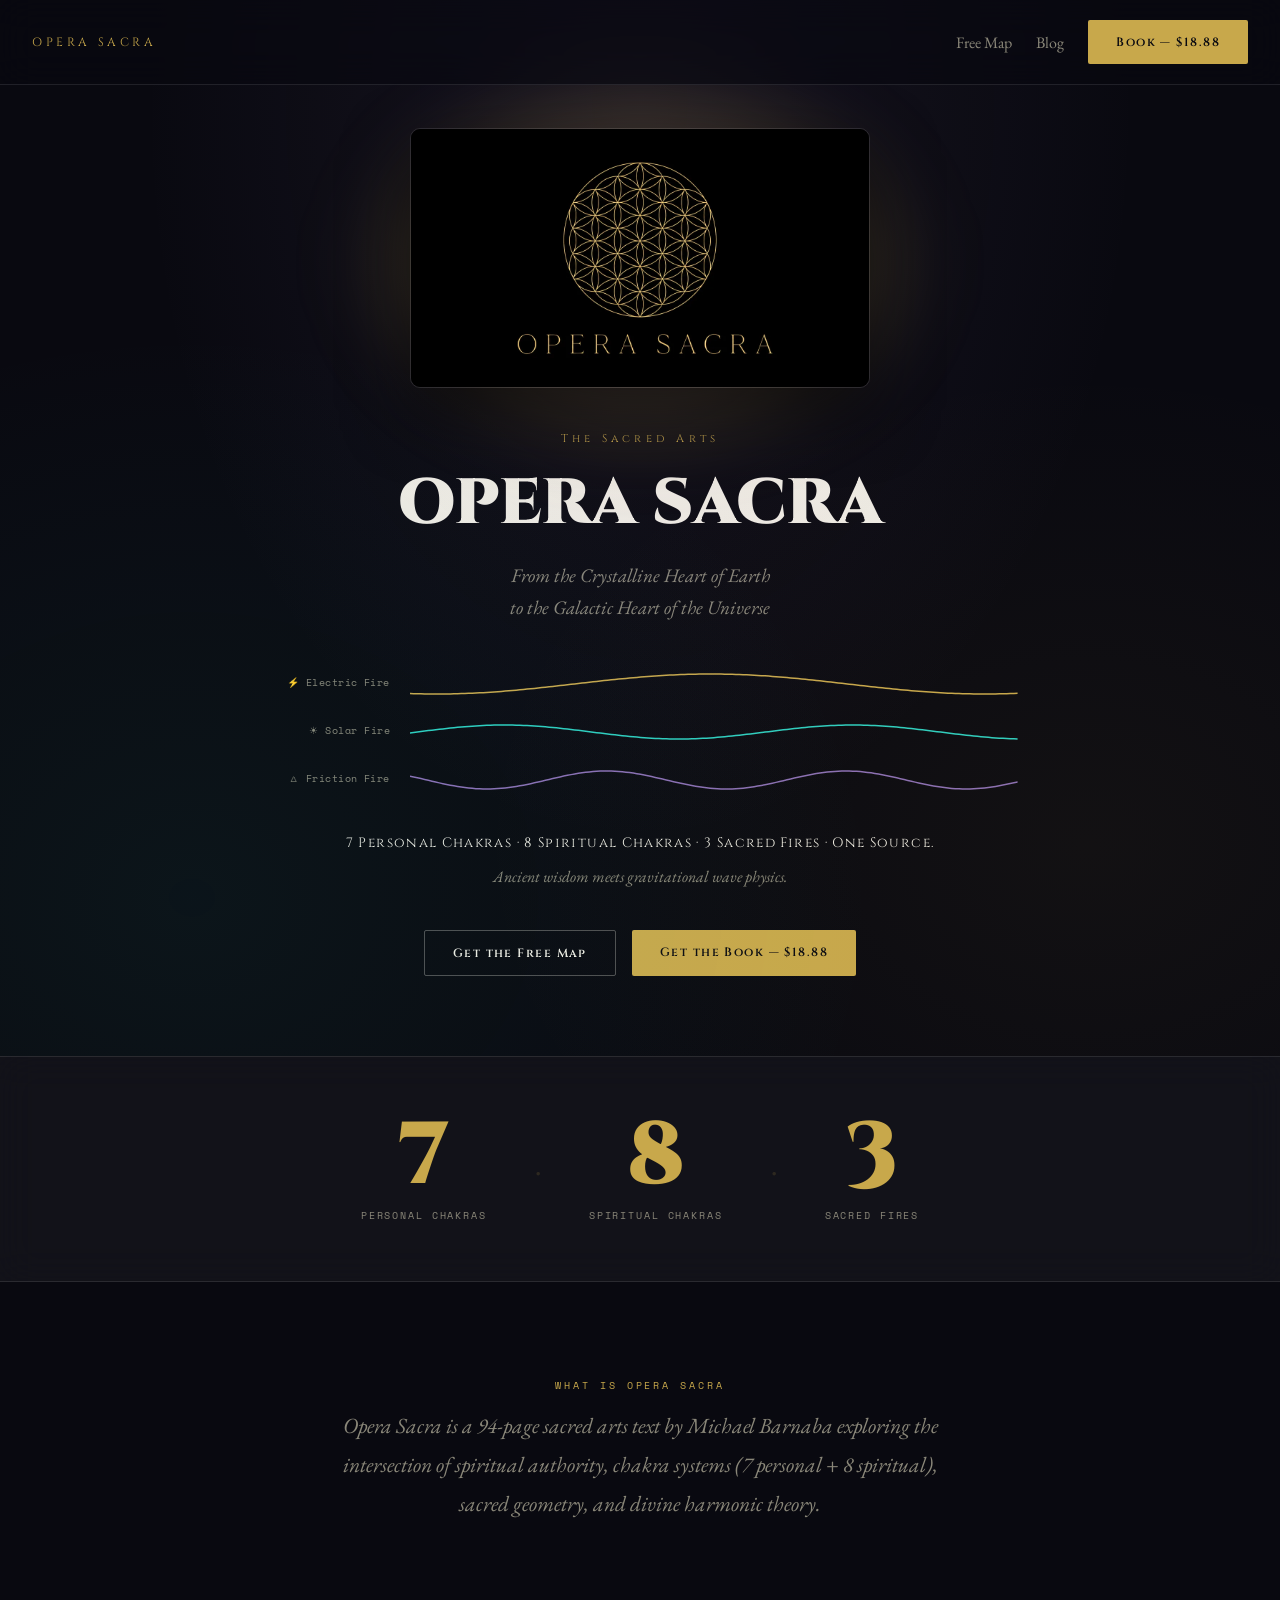
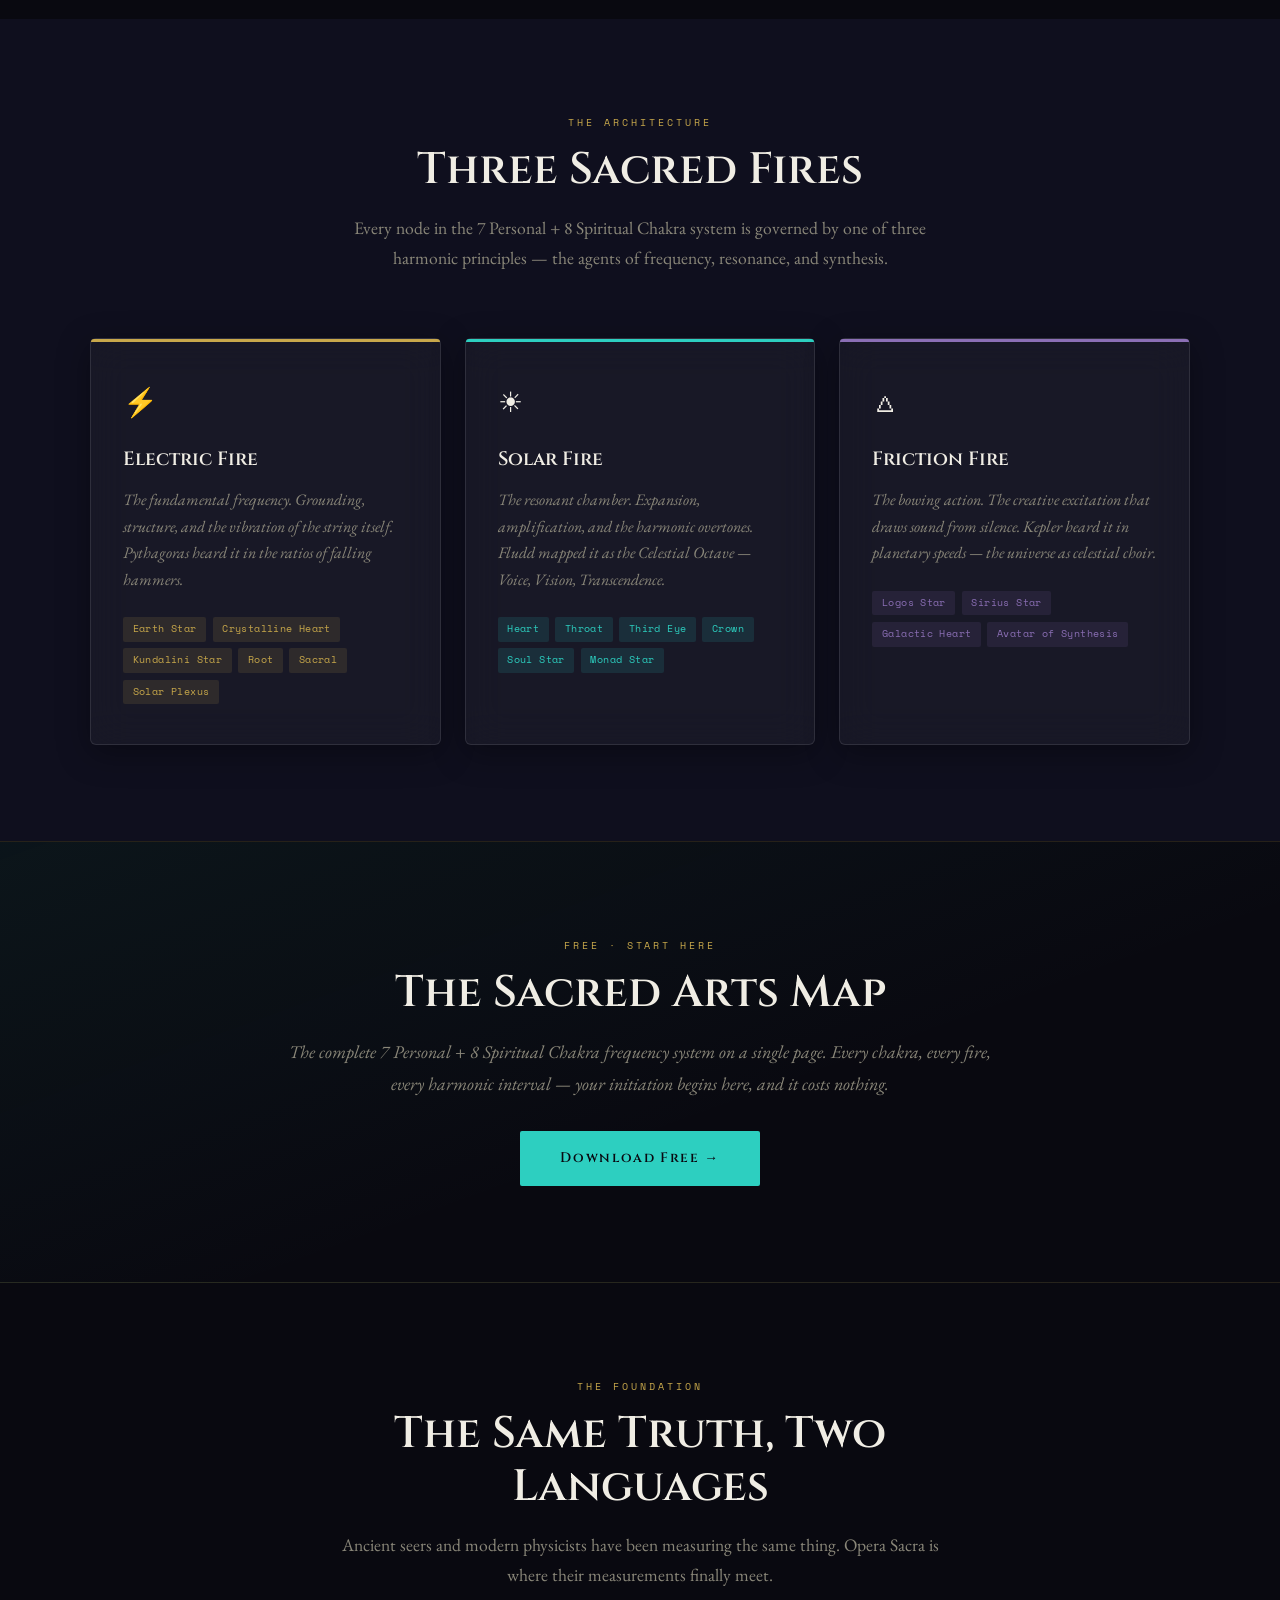
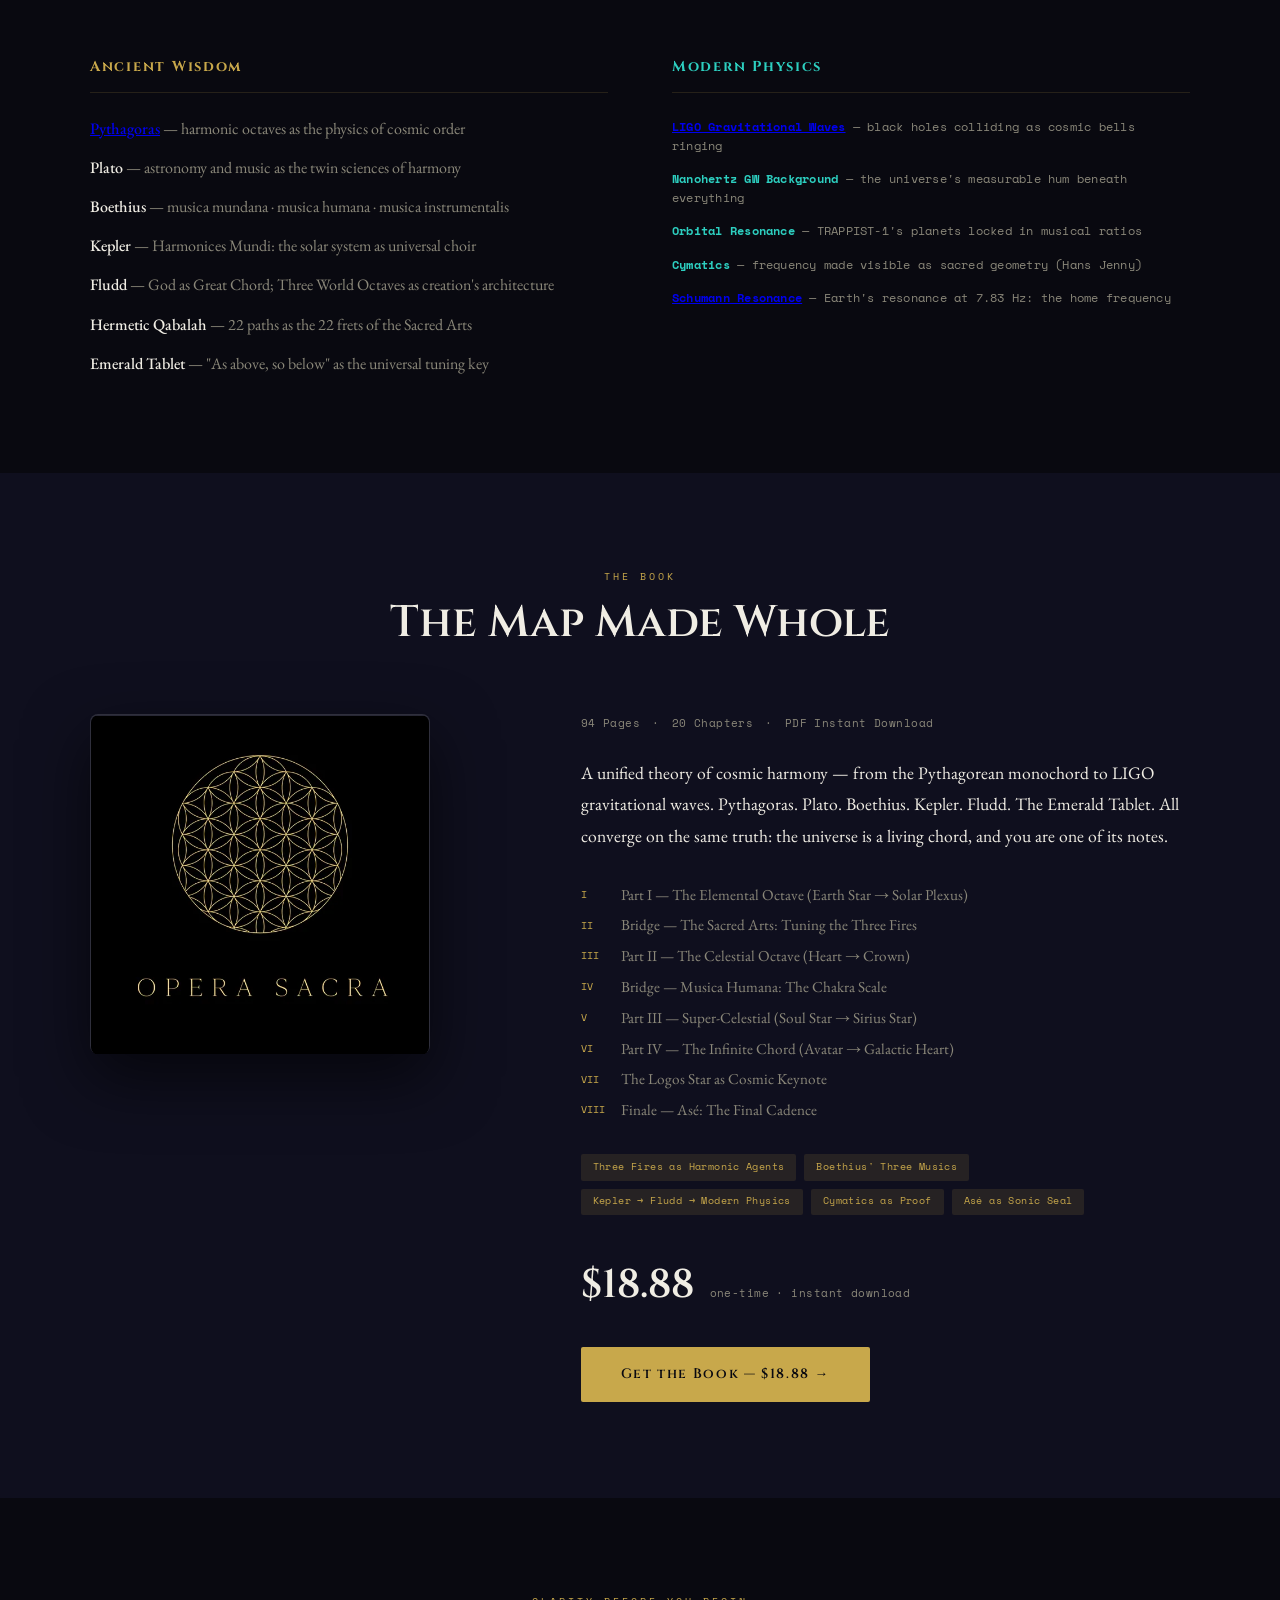
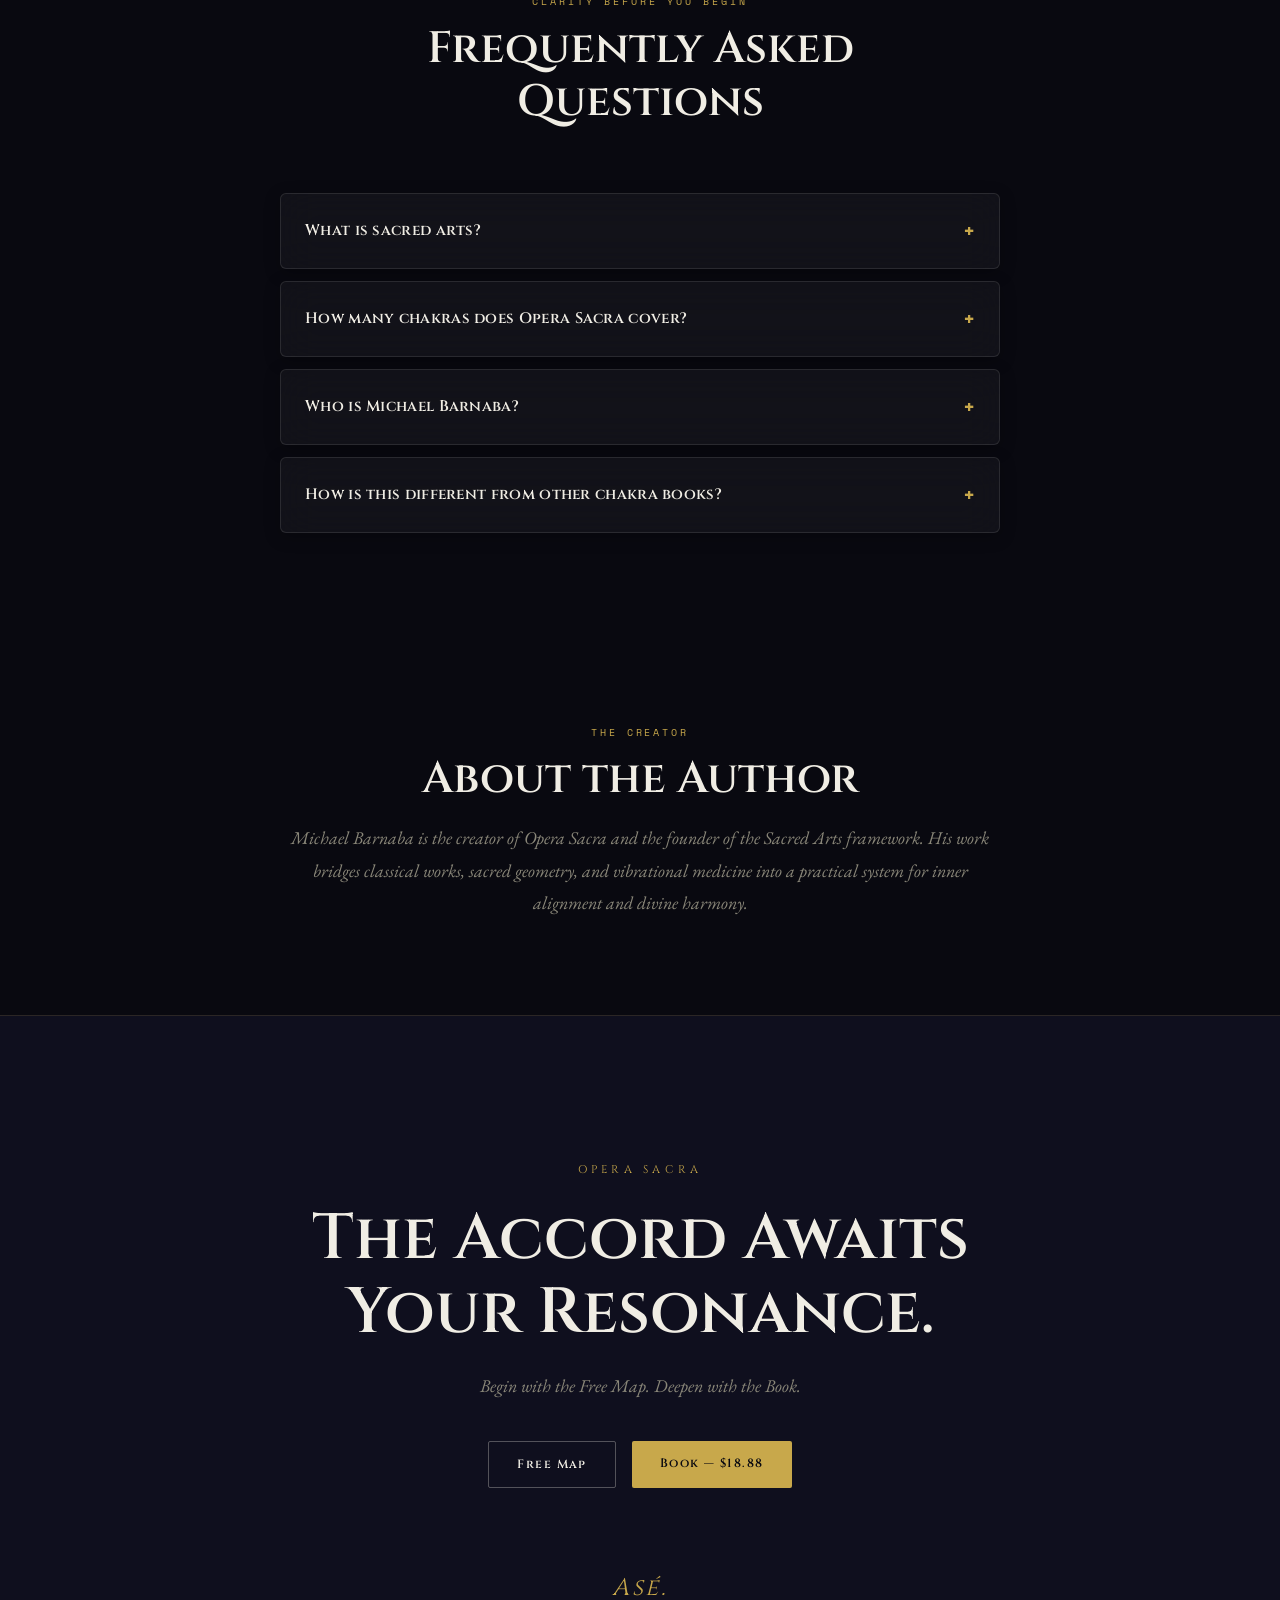
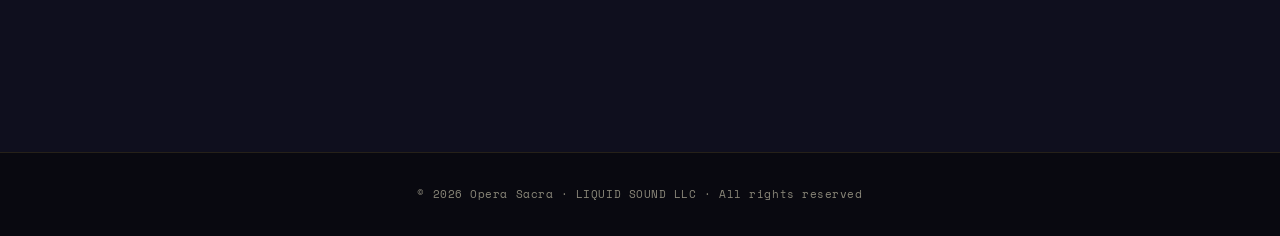
<file: index.html>
<!DOCTYPE html>
<html lang="en">
<head>
  <meta charset="UTF-8">
  <meta name="viewport" content="width=device-width, initial-scale=1.0">
  <title>Sacred Arts Blueprint — 15 Chakras | Opera Sacra</title>
  <meta name="description" content="Unlock 94 pages of sacred arts wisdom — 7 personal + 8 spiritual chakras mapped to divine harmony and ancient sound healing.">
  <meta name="keywords" content="opera sacra, sacred arts, chakra system, spiritual chakras, divine harmony, sound healing, sacred geometry, Michael Barnaba, chakra map, vibrational medicine">
  <meta property="og:title" content="Sacred Arts Blueprint — 15 Chakras | Opera Sacra">
  <meta property="og:description" content="Unlock 94 pages of sacred arts wisdom — 7 personal + 8 spiritual chakras mapped to divine harmony and ancient sound healing.">
  <meta property="og:url" content="https://opera-sacra.com">
  <meta property="og:type" content="website">
  <meta property="og:image" content="https://opera-sacra.com/assets/opera-sacra-sacred-arts-blueprint-chakra-cover.png">
  <meta property="og:image:width" content="1200">
  <meta property="og:image:height" content="1200">
  <meta name="twitter:card" content="summary_large_image">
  <meta name="twitter:title" content="Sacred Arts Blueprint — 15 Chakras | Opera Sacra">
  <meta name="twitter:description" content="Unlock 94 pages of sacred arts wisdom — 7 personal + 8 spiritual chakras mapped to divine harmony and ancient sound healing.">
  <meta name="twitter:image" content="https://opera-sacra.com/assets/opera-sacra-sacred-arts-blueprint-chakra-cover.png">
  <meta name="robots" content="index, follow">
  <link rel="canonical" href="https://opera-sacra.com/">
  <link rel="preconnect" href="https://fonts.googleapis.com">
  <link rel="preconnect" href="https://fonts.gstatic.com" crossorigin>
  <link href="https://fonts.googleapis.com/css2?family=Cinzel:wght@400;600;900&family=EB+Garamond:ital,wght@0,400;0,500;1,400&family=Space+Mono:wght@400;700&display=swap" rel="stylesheet">
  <link rel="stylesheet" href="style.css">
  <script type="application/ld+json">
  {
    "@context": "https://schema.org",
    "@graph": [
      {
        "@type": "Person",
        "@id": "https://opera-sacra.com/#author",
        "name": "Michael Barnaba",
        "url": "https://opera-sacra.com",
        "jobTitle": "Sacred Arts Creator & Author",
        "worksFor": {
          "@id": "https://opera-sacra.com/#organization"
        }
      },
      {
        "@type": "Organization",
        "@id": "https://opera-sacra.com/#organization",
        "name": "Opera Sacra",
        "legalName": "LIQUID SOUND LLC",
        "url": "https://opera-sacra.com",
        "founder": {
          "@id": "https://opera-sacra.com/#author"
        }
      },
      {
        "@type": "WebSite",
        "@id": "https://opera-sacra.com/#website",
        "url": "https://opera-sacra.com",
        "name": "Opera Sacra",
        "description": "Unlock 94 pages of sacred arts wisdom — 7 personal + 8 spiritual chakras mapped to divine harmony and ancient sound healing.",
        "publisher": {
          "@id": "https://opera-sacra.com/#organization"
        }
      },
      {
        "@type": "Book",
        "@id": "https://opera-sacra.com/#book",
        "name": "Opera Sacra — Sacred Arts Blueprint",
        "genre": "Spirituality / Sacred Arts",
        "author": {
          "@id": "https://opera-sacra.com/#author"
        },
        "description": "A 94-page sacred arts text exploring the intersection of spiritual authority, chakra systems (7 personal + 8 spiritual), sacred geometry, and divine harmonic theory.",
        "numberOfPages": 94,
        "bookFormat": "https://schema.org/EBook",
        "inLanguage": "en",
        "offers": {
          "@type": "Offer",
          "price": "18.88",
          "priceCurrency": "USD",
          "availability": "https://schema.org/InStock",
          "url": "https://operasacra.gumroad.com/l/sacred-arts-blueprint?wanted=true"
        }
      },
      {
        "@type": "FAQPage",
        "@id": "https://opera-sacra.com/#faq",
        "mainEntity": [
          {
            "@type": "Question",
            "name": "What is sacred arts?",
            "acceptedAnswer": {
              "@type": "Answer",
              "text": "Sacred arts is the practice of integrating spiritual philosophy — including sacred geometry, sound healing, and chakra systems — into creative unity and expression."
            }
          },
          {
            "@type": "Question",
            "name": "How many chakras does Opera Sacra cover?",
            "acceptedAnswer": {
              "@type": "Answer",
              "text": "Opera Sacra maps 15 chakra points: 7 personal chakras and 8 spiritual chakras beyond the traditional system."
            }
          },
          {
            "@type": "Question",
            "name": "Who is Michael Barnaba?",
            "acceptedAnswer": {
              "@type": "Answer",
              "text": "Michael Barnaba is a sacred arts creator and the author of Opera Sacra, developing a framework that unifies energy, divine harmony, and vibrational medicine."
            }
          },
          {
            "@type": "Question",
            "name": "How is this different from other chakra books?",
            "acceptedAnswer": {
              "@type": "Answer",
              "text": "Opera Sacra introduces 8 spiritual chakras beyond the traditional 7, integrating sacred sound theory and sacred geometry into a single unified system."
            }
          }
        ]
      }
    ]
  }
  </script>
</head>
<body>

  <!-- NAV -->
  <nav class="nav">
    <span class="nav-logo">OPERA SACRA</span>
    <div class="nav-links">
      <a href="#map" class="nav-link">Free Map</a>
      <a href="/blog/divine-accord-map/" class="nav-link">Blog</a>
      <a href="https://operasacra.gumroad.com/l/sacred-arts-blueprint?wanted=true" class="btn btn-gold" target="_blank" rel="noopener">Book — $18.88</a>
    </div>
  </nav>

  <!-- HERO -->
  <section class="hero">
    <div class="hero-logo-wrap">
      <img
        src="assets/opera-sacra-sacred-arts-blueprint-chakra-cover.webp"
        srcset="assets/opera-sacra-sacred-arts-blueprint-chakra-cover-320.webp 320w,
                assets/opera-sacra-sacred-arts-blueprint-chakra-cover.webp 460w"
        sizes="(max-width: 480px) 320px, 460px"
        alt="divine accord map — Opera Sacra 15-chakra sacred arts cover for beginners"
        class="hero-logo"
        width="460"
        height="460"
      >
    </div>
    <p class="eyebrow">The Sacred Arts</p>
    <h1 class="hero-title">OPERA SACRA</h1>
    <p class="hero-sub">From the Crystalline Heart of Earth<br>to the Galactic Heart of the Universe</p>

    <div class="strings-wrap" aria-hidden="true">
      <div class="string-row">
        <span class="string-label">⚡ Electric Fire</span>
        <svg class="string-svg" viewBox="0 0 1000 40" preserveAspectRatio="none">
          <path id="string-electric" stroke="#C8A84B" stroke-width="1.5" fill="none"/>
        </svg>
      </div>
      <div class="string-row">
        <span class="string-label">☀ Solar Fire</span>
        <svg class="string-svg" viewBox="0 0 1000 40" preserveAspectRatio="none">
          <path id="string-solar" stroke="#2DCFC0" stroke-width="1.5" fill="none"/>
        </svg>
      </div>
      <div class="string-row">
        <span class="string-label">🜂 Friction Fire</span>
        <svg class="string-svg" viewBox="0 0 1000 40" preserveAspectRatio="none">
          <path id="string-friction" stroke="#8B6FB5" stroke-width="1.5" fill="none"/>
        </svg>
      </div>
    </div>

    <p class="hero-tagline">7 Personal Chakras · 8 Spiritual Chakras · 3 Sacred Fires · One Source.</p>
    <p class="hero-sub2">Ancient wisdom meets gravitational wave physics.</p>
    <div class="hero-ctas">
      <a href="#map" class="btn btn-outline">Get the Free Map</a>
      <a href="https://operasacra.gumroad.com/l/sacred-arts-blueprint?wanted=true" class="btn btn-gold" target="_blank" rel="noopener">Get the Book — $18.88</a>
    </div>
  </section>

  <!-- STATS -->
  <div class="stats-bar reveal">
    <div class="stat">
      <span class="stat-num">7</span>
      <span class="stat-label">Personal Chakras</span>
    </div>
    <span class="stat-divider">·</span>
    <div class="stat">
      <span class="stat-num">8</span>
      <span class="stat-label">Spiritual Chakras</span>
    </div>
    <span class="stat-divider">·</span>
    <div class="stat">
      <span class="stat-num">3</span>
      <span class="stat-label">Sacred Fires</span>
    </div>
  </div>

  <!-- WHAT IS OPERA SACRA -->
  <section class="section what-section reveal">
    <div class="container--narrow" style="text-align:center;">
      <p class="section-eye">WHAT IS OPERA SACRA</p>
      <p class="what-body">Opera Sacra is a 94-page sacred arts text by Michael Barnaba exploring the intersection of spiritual authority, chakra systems (7 personal + 8 spiritual), sacred geometry, and divine harmonic theory.</p>
    </div>
  </section>

  <!-- THREE FIRES -->
  <section class="section fires-section reveal">
    <div class="container">
      <div class="section-header">
        <p class="section-eye">THE ARCHITECTURE</p>
        <h2 class="section-title">Three Sacred Fires</h2>
        <p class="section-desc">Every node in the 7 Personal + 8 Spiritual Chakra system is governed by one of three harmonic principles — the agents of frequency, resonance, and synthesis.</p>
      </div>
      <div class="fires-grid">
        <div class="fire-card fire-electric">
          <div class="fire-icon">⚡</div>
          <h3 class="fire-name">Electric Fire</h3>
          <p class="fire-desc">The fundamental frequency. Grounding, structure, and the vibration of the string itself. Pythagoras heard it in the ratios of falling hammers.</p>
          <ul class="fire-chakras">
            <li>Earth Star</li><li>Crystalline Heart</li><li>Kundalini Star</li>
            <li>Root</li><li>Sacral</li><li>Solar Plexus</li>
          </ul>
        </div>
        <div class="fire-card fire-solar">
          <div class="fire-icon">☀</div>
          <h3 class="fire-name">Solar Fire</h3>
          <p class="fire-desc">The resonant chamber. Expansion, amplification, and the harmonic overtones. Fludd mapped it as the Celestial Octave — Voice, Vision, Transcendence.</p>
          <ul class="fire-chakras">
            <li>Heart</li><li>Throat</li><li>Third Eye</li>
            <li>Crown</li><li>Soul Star</li><li>Monad Star</li>
          </ul>
        </div>
        <div class="fire-card fire-friction">
          <div class="fire-icon">🜂</div>
          <h3 class="fire-name">Friction Fire</h3>
          <p class="fire-desc">The bowing action. The creative excitation that draws sound from silence. Kepler heard it in planetary speeds — the universe as celestial choir.</p>
          <ul class="fire-chakras">
            <li>Logos Star</li><li>Sirius Star</li>
            <li>Galactic Heart</li><li>Avatar of Synthesis</li>
          </ul>
        </div>
      </div>
    </div>
  </section>

  <!-- FREE MAP CTA -->
  <section id="map" class="section map-section reveal">
    <div class="container--narrow" style="text-align:center;">
      <p class="section-eye">FREE · START HERE</p>
      <h2 class="section-title">The Sacred Arts Map</h2>
      <p class="map-desc">The complete 7 Personal + 8 Spiritual Chakra frequency system on a single page. Every chakra, every fire, every harmonic interval — your initiation begins here, and it costs nothing.</p>
      <!-- Replace https://operasacra.gumroad.com/l/sacred-arts-chakra-map with your actual Gumroad free product URL -->
      <a href="https://operasacra.gumroad.com/l/sacred-arts-chakra-map" class="btn btn-teal btn-large">Download Free →</a>
    </div>
  </section>

  <!-- FOUNDATION -->
  <section class="section foundation-section reveal">
    <div class="container">
      <div class="section-header">
        <p class="section-eye">THE FOUNDATION</p>
        <h2 class="section-title">The Same Truth, Two Languages</h2>
        <p class="section-desc">Ancient seers and modern physicists have been measuring the same thing. Opera Sacra is where their measurements finally meet.</p>
      </div>
      <div class="foundation-grid">
        <div class="foundation-col">
          <h3 class="foundation-col-title foundation-ancient-title">Ancient Wisdom</h3>
          <ul class="foundation-list">
            <li><strong><a href="https://plato.stanford.edu/entries/pythagoras/" target="_blank" rel="noopener">Pythagoras</a></strong> — harmonic octaves as the physics of cosmic order</li>
            <li><strong>Plato</strong> — astronomy and music as the twin sciences of harmony</li>
            <li><strong>Boethius</strong> — musica mundana · musica humana · musica instrumentalis</li>
            <li><strong>Kepler</strong> — Harmonices Mundi: the solar system as universal choir</li>
            <li><strong>Fludd</strong> — God as Great Chord; Three World Octaves as creation's architecture</li>
            <li><strong>Hermetic Qabalah</strong> — 22 paths as the 22 frets of the Sacred Arts</li>
            <li><strong>Emerald Tablet</strong> — "As above, so below" as the universal tuning key</li>
          </ul>
        </div>
        <div class="foundation-col">
          <h3 class="foundation-col-title foundation-modern-title">Modern Physics</h3>
          <ul class="foundation-list foundation-list-mono">
            <li><strong><a href="https://www.ligo.caltech.edu/page/what-are-gw" target="_blank" rel="noopener">LIGO Gravitational Waves</a></strong> — black holes colliding as cosmic bells ringing</li>
            <li><strong>Nanohertz GW Background</strong> — the universe's measurable hum beneath everything</li>
            <li><strong>Orbital Resonance</strong> — TRAPPIST-1's planets locked in musical ratios</li>
            <li><strong>Cymatics</strong> — frequency made visible as sacred geometry (Hans Jenny)</li>
            <li><strong><a href="https://www.disclosurenews.it/schumann-resonance-today/" target="_blank" rel="noopener">Schumann Resonance</a></strong> — Earth's resonance at 7.83 Hz: the home frequency</li>
          </ul>
        </div>
      </div>
    </div>
  </section>

  <!-- BOOK -->
  <section class="section book-section reveal">
    <div class="container">
      <div class="section-header">
        <p class="section-eye">THE BOOK</p>
        <h2 class="section-title">The Map Made Whole</h2>
      </div>
      <div class="book-inner">
        <div class="book-cover">
          <div class="book-cover-inner">
            <img
              src="assets/opera-sacra-sacred-arts-blueprint-book.webp"
              alt="sacred arts blueprint — Opera Sacra 15-chakra system book cover for beginners"
              class="book-cover-img"
              loading="lazy"
              width="340"
              height="340"
            >
          </div>
        </div>
        <div class="book-details">
          <div class="book-meta">
            <span>94 Pages</span>
            <span>·</span>
            <span>20 Chapters</span>
            <span>·</span>
            <span>PDF Instant Download</span>
          </div>
          <p class="book-pitch">A unified theory of cosmic harmony — from the Pythagorean monochord to LIGO gravitational waves. Pythagoras. Plato. Boethius. Kepler. Fludd. The Emerald Tablet. All converge on the same truth: the universe is a living chord, and you are one of its notes.</p>
          <ol class="book-toc">
            <li>Part I — The Elemental Octave (Earth Star → Solar Plexus)</li>
            <li>Bridge — The Sacred Arts: Tuning the Three Fires</li>
            <li>Part II — The Celestial Octave (Heart → Crown)</li>
            <li>Bridge — Musica Humana: The Chakra Scale</li>
            <li>Part III — Super-Celestial (Soul Star → Sirius Star)</li>
            <li>Part IV — The Infinite Chord (Avatar → Galactic Heart)</li>
            <li>The Logos Star as Cosmic Keynote</li>
            <li>Finale — Asé: The Final Cadence</li>
          </ol>
          <div class="book-features">
            <span>Three Fires as Harmonic Agents</span>
            <span>Boethius' Three Musics</span>
            <span>Kepler → Fludd → Modern Physics</span>
            <span>Cymatics as Proof</span>
            <span>Asé as Sonic Seal</span>
          </div>
          <div class="book-price-row">
            <span class="book-price">$18.88</span>
            <span class="book-price-note">one-time · instant download</span>
          </div>
          <a href="https://operasacra.gumroad.com/l/sacred-arts-blueprint?wanted=true" class="btn btn-gold btn-large" target="_blank" rel="noopener">Get the Book — $18.88 →</a>
        </div>
      </div>
    </div>
  </section>

  <!-- FAQ -->
  <section class="section faq-section reveal">
    <div class="container--narrow">
      <div class="section-header">
        <p class="section-eye">CLARITY BEFORE YOU BEGIN</p>
        <h2 class="section-title">Frequently Asked Questions</h2>
      </div>
      <div class="faq-list">
        <details class="faq-item">
          <summary class="faq-q">What is sacred arts?</summary>
          <p class="faq-a">Sacred arts is the practice of integrating spiritual philosophy — including sacred geometry, sound healing, and chakra systems — into creative unity and expression.</p>
        </details>
        <details class="faq-item">
          <summary class="faq-q">How many chakras does Opera Sacra cover?</summary>
          <p class="faq-a">Opera Sacra maps 15 chakra points: 7 personal chakras and 8 spiritual chakras beyond the traditional system.</p>
        </details>
        <details class="faq-item">
          <summary class="faq-q">Who is Michael Barnaba?</summary>
          <p class="faq-a">Michael Barnaba is a sacred arts creator and the author of Opera Sacra, developing a framework that unifies energy, divine harmony, and vibrational medicine.</p>
        </details>
        <details class="faq-item">
          <summary class="faq-q">How is this different from other chakra books?</summary>
          <p class="faq-a">Opera Sacra introduces 8 spiritual chakras beyond the traditional 7, integrating sacred sound theory and sacred geometry into a single unified system.</p>
        </details>
      </div>
    </div>
  </section>

  <!-- AUTHOR -->
  <section class="section author-section reveal">
    <div class="container--narrow" style="text-align:center;">
      <p class="section-eye">THE CREATOR</p>
      <h2 class="section-title">About the Author</h2>
      <p class="author-bio">Michael Barnaba is the creator of Opera Sacra and the founder of the Sacred Arts framework. His work bridges classical works, sacred geometry, and vibrational medicine into a practical system for inner alignment and divine harmony.</p>
    </div>
  </section>

  <!-- FINALE CTA -->
  <section class="finale reveal">
    <p class="finale-eye">OPERA SACRA</p>
    <h2 class="finale-title">The Accord Awaits<br>Your Resonance.</h2>
    <p class="finale-sub">Begin with the Free Map. Deepen with the Book.</p>
    <div class="finale-ctas">
      <a href="#map" class="btn btn-outline">Free Map</a>
      <a href="https://operasacra.gumroad.com/l/sacred-arts-blueprint?wanted=true" class="btn btn-gold" target="_blank" rel="noopener">Book — $18.88</a>
    </div>
    <p class="finale-ase">Asé.</p>
  </section>




  <footer class="footer">
    <p>© 2026 Opera Sacra · LIQUID SOUND LLC · All rights reserved</p>
  </footer>

  <script src="script.js"></script>
</body>
</html>
</file>
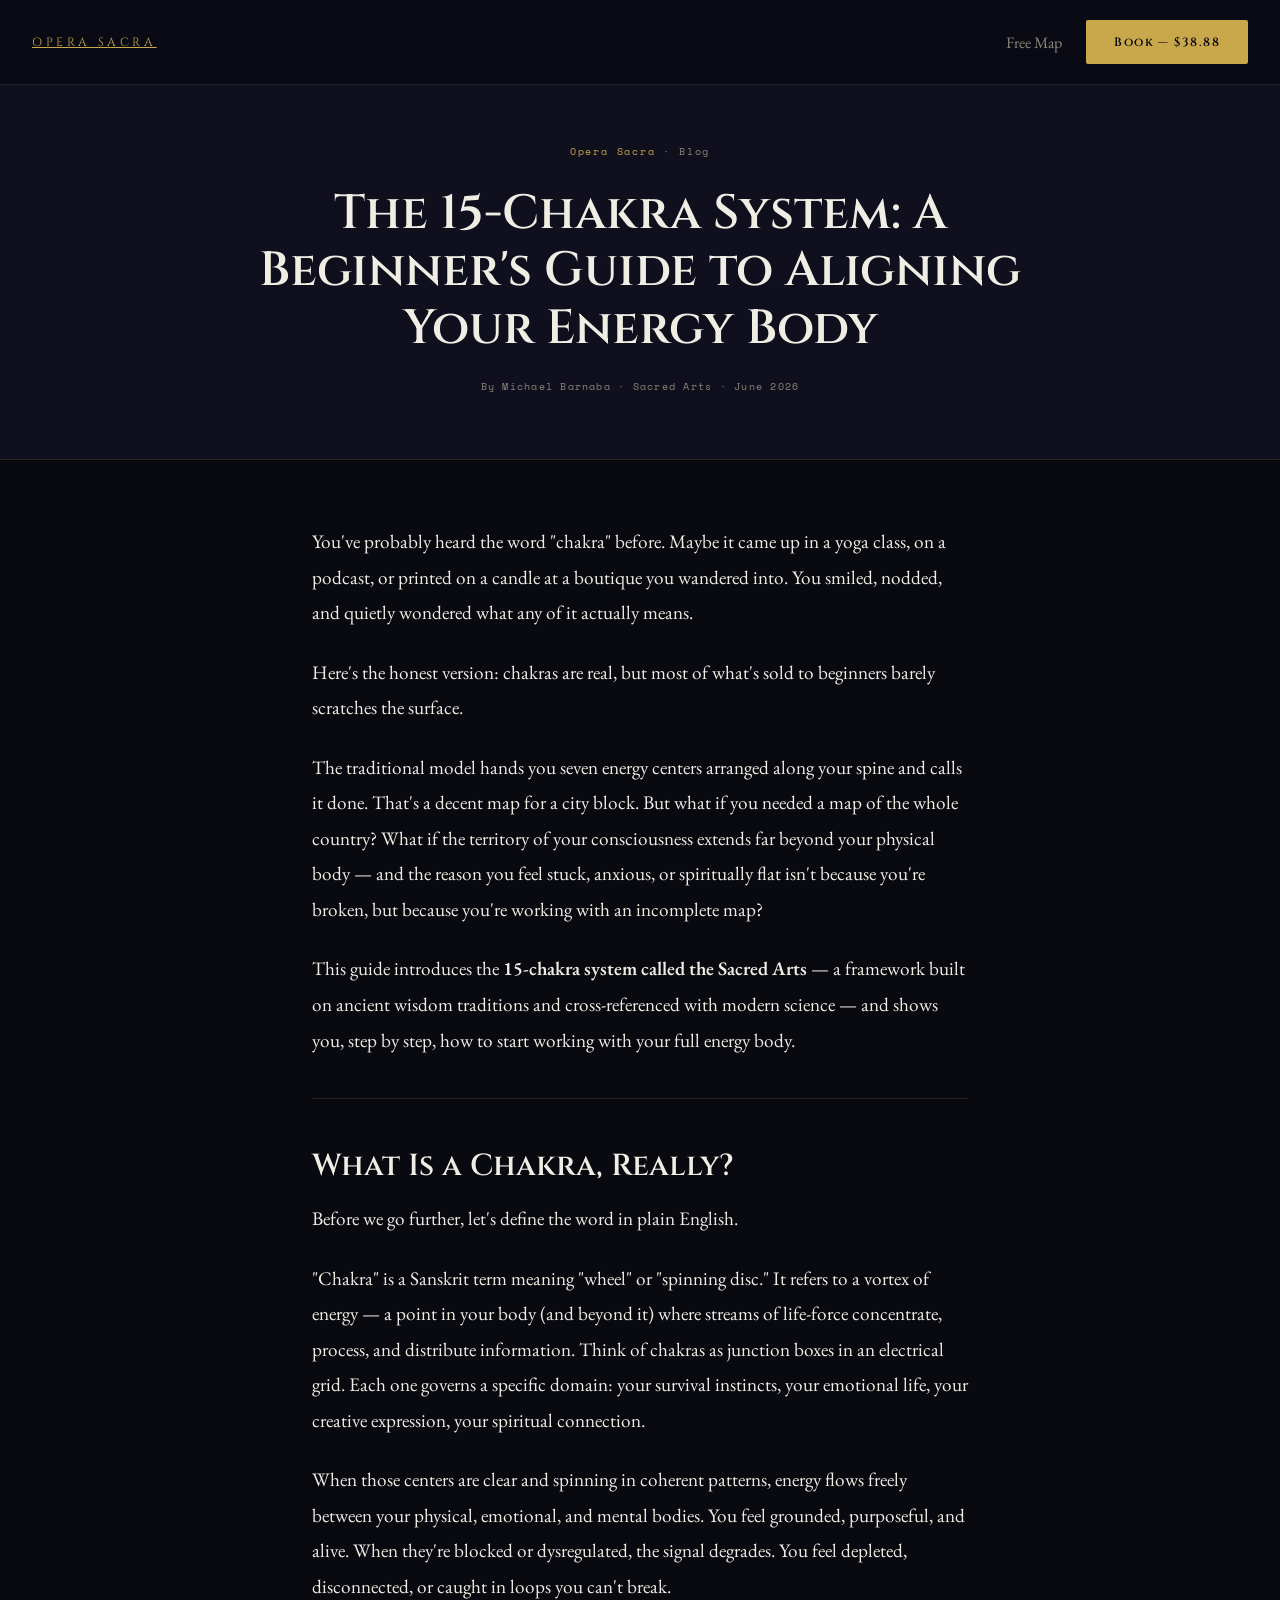
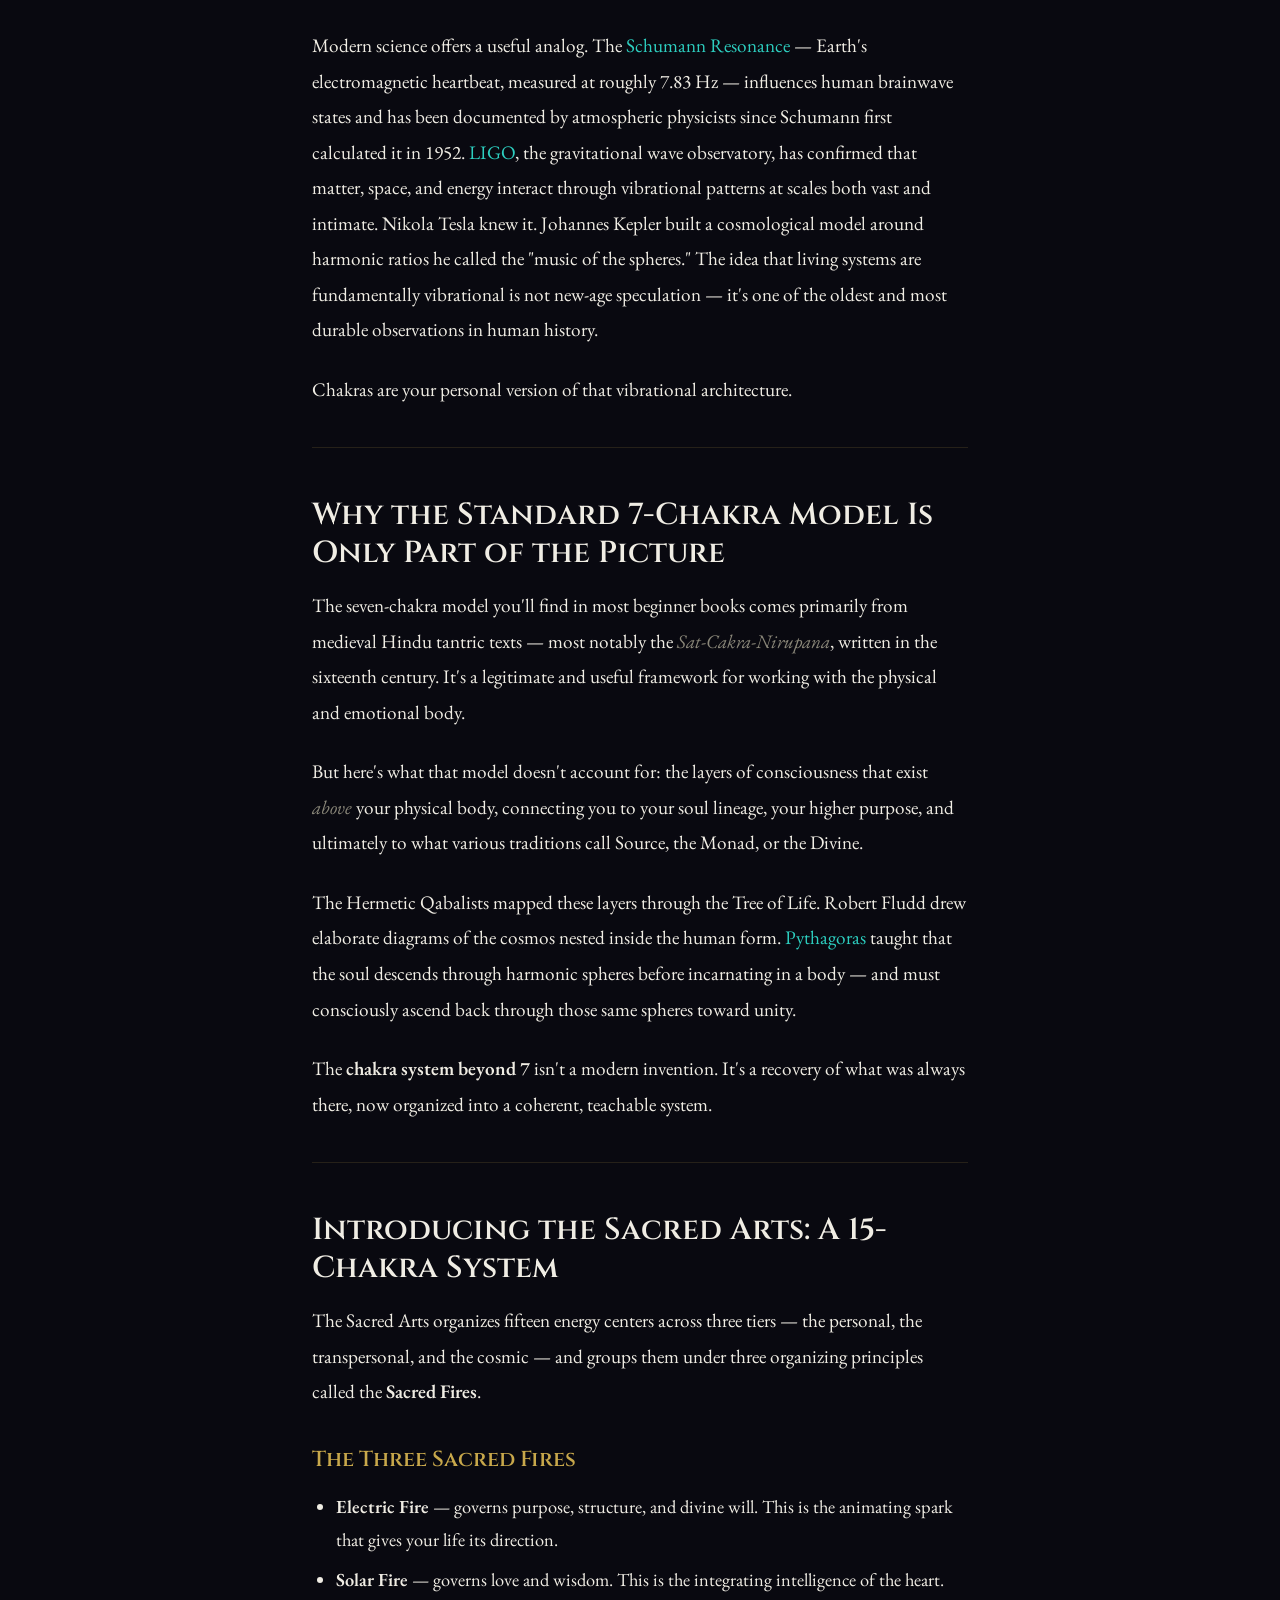
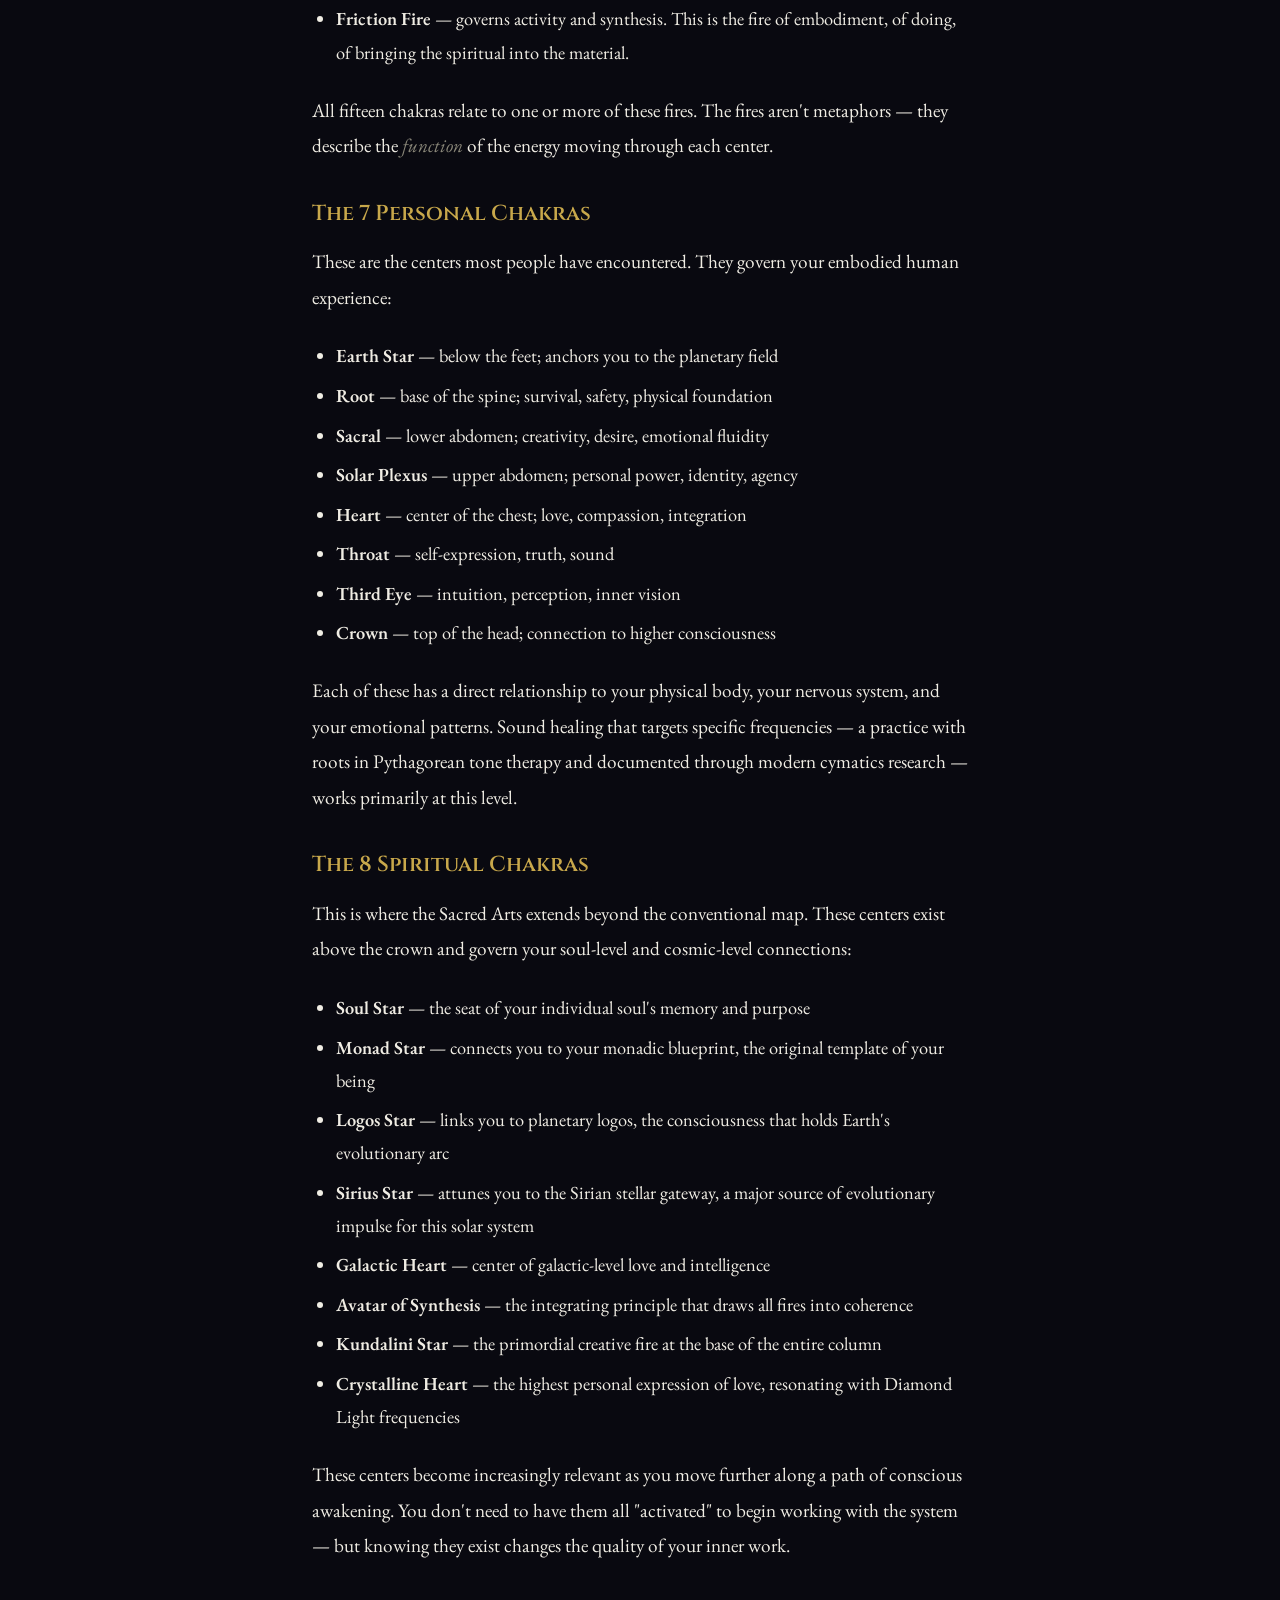
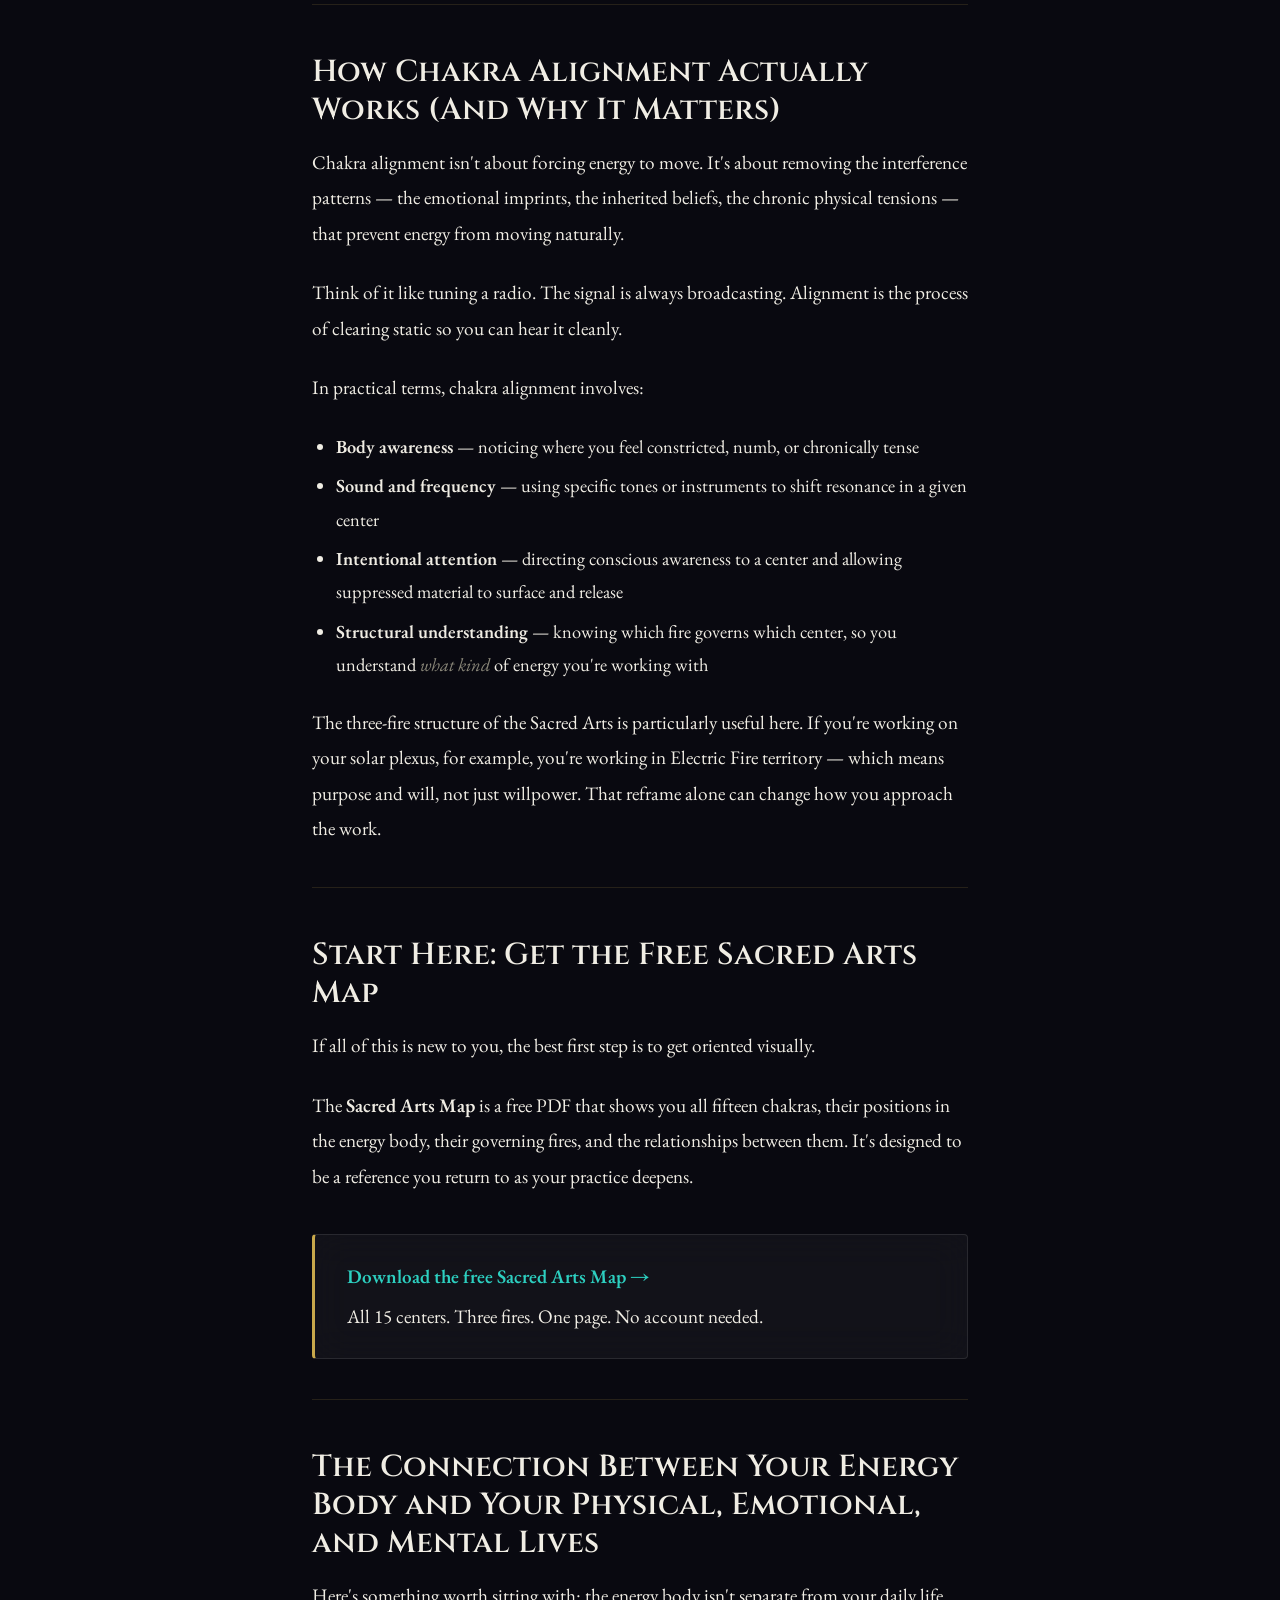
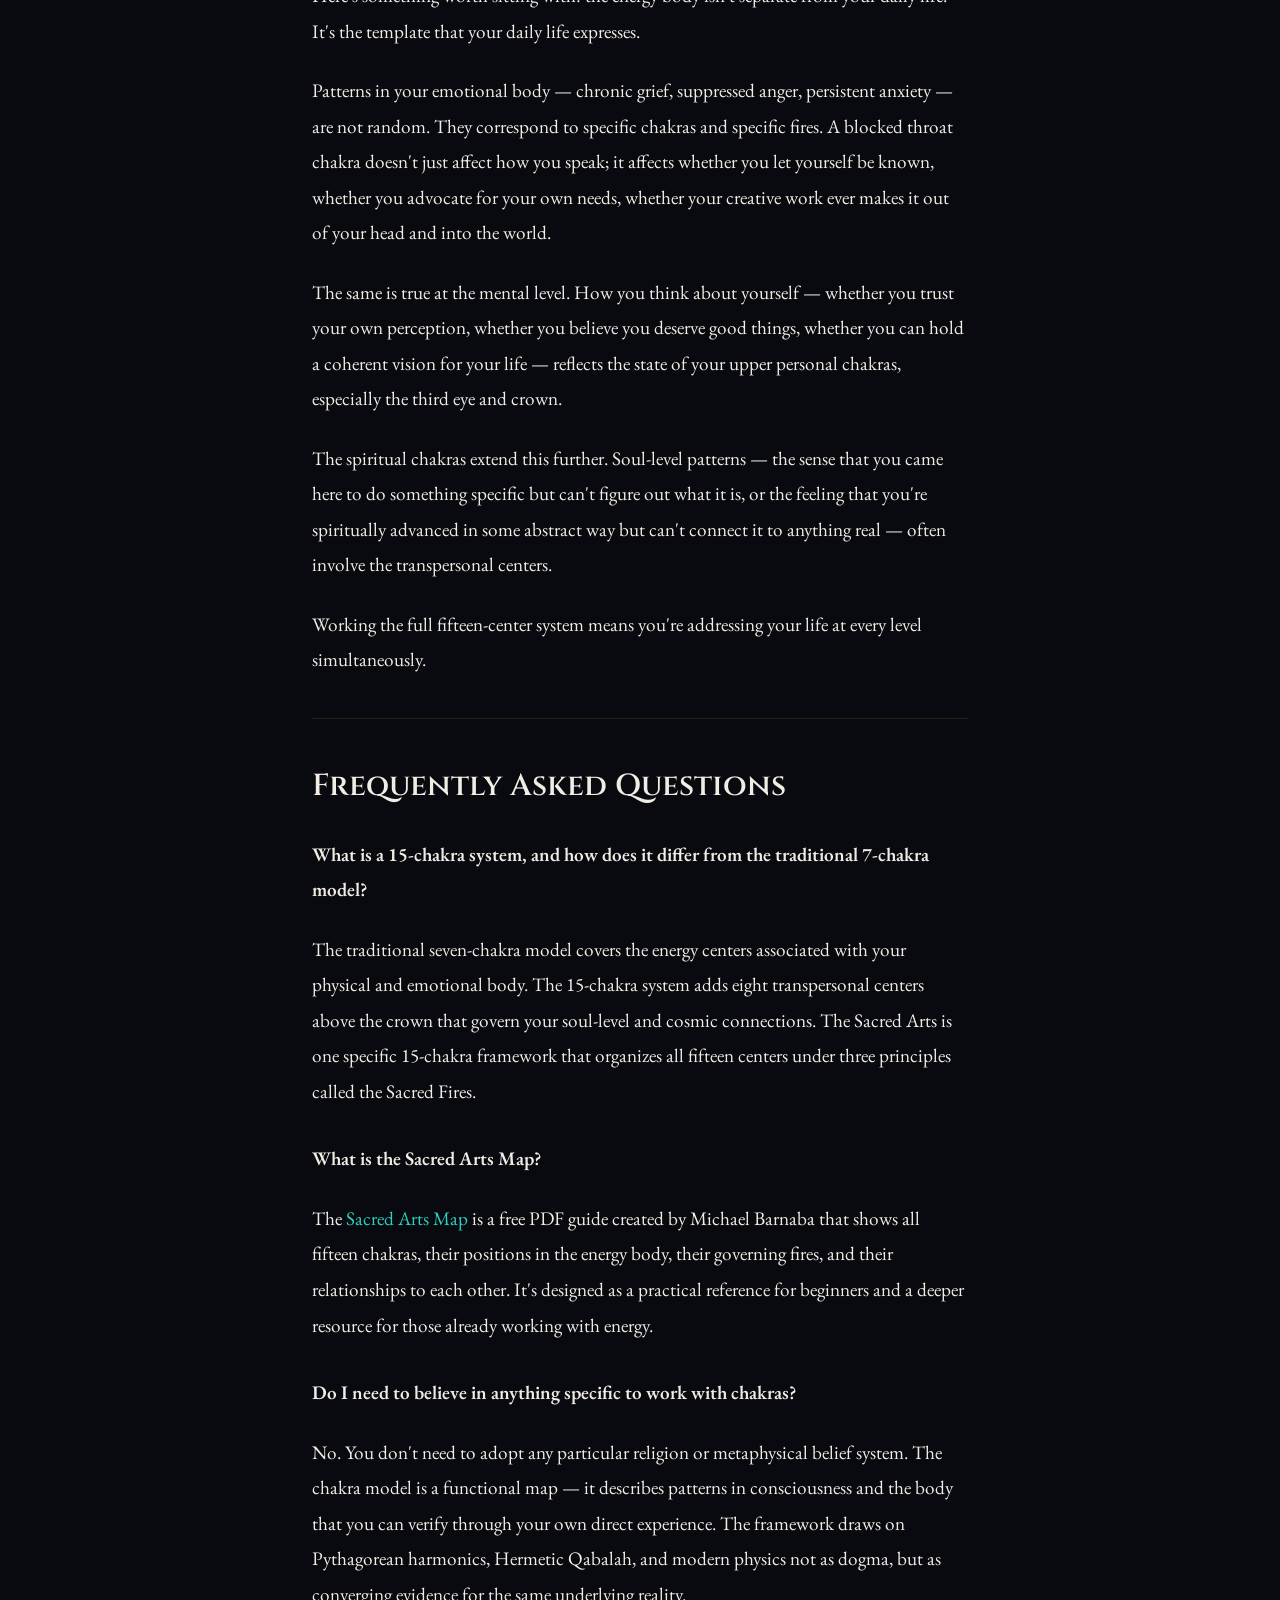
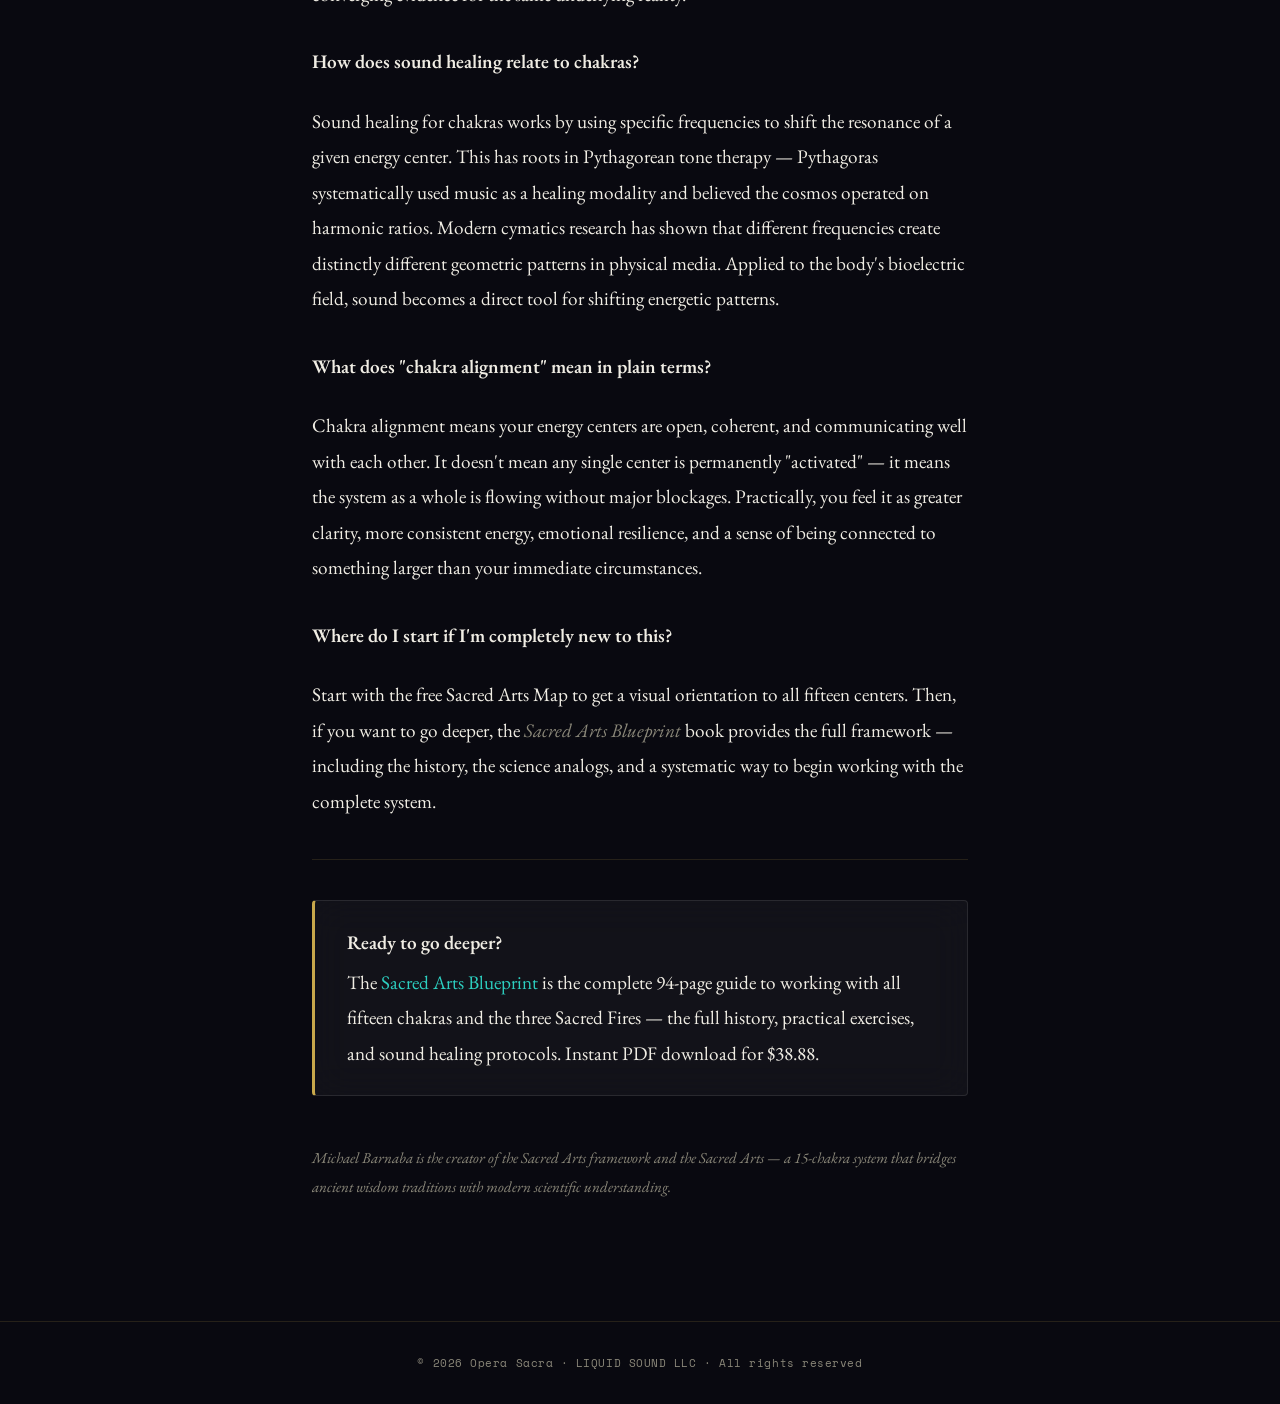
<file: blog/15-chakra-system/index.html>
<!DOCTYPE html>
<html lang="en">
<head>
  <meta charset="UTF-8">
  <meta name="viewport" content="width=device-width, initial-scale=1.0">
  <title>The 15-Chakra System: Your Beginner's Guide | Opera Sacra</title>
  <meta name="description" content="Discover the 15-chakra system called the Sacred Arts — a beginner's guide to aligning your energy body for real spiritual growth.">
  <meta name="robots" content="index, follow">
  <link rel="canonical" href="https://opera-sacra.com/blog/15-chakra-system/">
  <meta property="og:title" content="The 15-Chakra System: Your Beginner's Guide">
  <meta property="og:description" content="Discover the 15-chakra system called the Sacred Arts — a beginner's guide to aligning your energy body for real spiritual growth.">
  <meta property="og:url" content="https://opera-sacra.com/blog/15-chakra-system/">
  <meta property="og:type" content="article">
  <meta property="og:image" content="https://opera-sacra.com/assets/opera-sacra-sacred-arts-blueprint-chakra-cover.png">
  <meta name="twitter:card" content="summary_large_image">
  <meta name="twitter:title" content="The 15-Chakra System: Your Beginner's Guide">
  <meta name="twitter:description" content="Discover the 15-chakra system called the Sacred Arts — a beginner's guide to aligning your energy body for real spiritual growth.">
  <meta name="twitter:image" content="https://opera-sacra.com/assets/opera-sacra-sacred-arts-blueprint-chakra-cover.png">
  <script type="application/ld+json">
  {
    "@context": "https://schema.org",
    "@type": "Article",
    "headline": "The 15-Chakra System: A Beginner's Guide to Aligning Your Energy Body",
    "description": "Discover the 15-chakra system called the Sacred Arts — a beginner's guide to aligning your energy body for real spiritual growth.",
    "author": {
      "@type": "Person",
      "name": "Michael Barnaba",
      "@id": "https://opera-sacra.com/#author"
    },
    "publisher": {
      "@type": "Organization",
      "name": "Opera Sacra",
      "@id": "https://opera-sacra.com/#organization"
    },
    "mainEntityOfPage": "https://opera-sacra.com/blog/15-chakra-system/",
    "datePublished": "2026-06-21",
    "dateModified": "2026-06-21"
  }
  </script>
  <link rel="preconnect" href="https://fonts.googleapis.com">
  <link rel="preconnect" href="https://fonts.gstatic.com" crossorigin>
  <link href="https://fonts.googleapis.com/css2?family=Cinzel:wght@400;600;900&family=EB+Garamond:ital,wght@0,400;0,500;1,400&family=Space+Mono:wght@400;700&display=swap" rel="stylesheet">
  <link rel="stylesheet" href="../../style.css">
</head>
<body>

  <!-- NAV -->
  <nav class="nav">
    <a href="/" class="nav-logo">OPERA SACRA</a>
    <div class="nav-links">
      <a href="/#map" class="nav-link">Free Map</a>
      <a href="https://operasacra.gumroad.com/l/sacred-arts-blueprint?wanted=true" class="btn btn-gold" target="_blank" rel="noopener">Book — $38.88</a>
    </div>
  </nav>

  <!-- BLOG HERO -->
  <header class="blog-hero">
    <p class="blog-breadcrumb"><a href="/">Opera Sacra</a> · Blog</p>
    <h1 class="blog-title">The 15-Chakra System: A Beginner's Guide to Aligning Your Energy Body</h1>
    <p class="blog-meta">By Michael Barnaba · Sacred Arts · June 2026</p>
  </header>

  <!-- ARTICLE BODY -->
  <article class="blog-body">

    <p>You've probably heard the word "chakra" before. Maybe it came up in a yoga class, on a podcast, or printed on a candle at a boutique you wandered into. You smiled, nodded, and quietly wondered what any of it actually means.</p>

    <p>Here's the honest version: chakras are real, but most of what's sold to beginners barely scratches the surface.</p>

    <p>The traditional model hands you seven energy centers arranged along your spine and calls it done. That's a decent map for a city block. But what if you needed a map of the whole country? What if the territory of your consciousness extends far beyond your physical body — and the reason you feel stuck, anxious, or spiritually flat isn't because you're broken, but because you're working with an incomplete map?</p>

    <p>This guide introduces the <strong>15-chakra system called the Sacred Arts</strong> — a framework built on ancient wisdom traditions and cross-referenced with modern science — and shows you, step by step, how to start working with your full energy body.</p>

    <hr>

    <h2>What Is a Chakra, Really?</h2>

    <p>Before we go further, let's define the word in plain English.</p>

    <p>"Chakra" is a Sanskrit term meaning "wheel" or "spinning disc." It refers to a vortex of energy — a point in your body (and beyond it) where streams of life-force concentrate, process, and distribute information. Think of chakras as junction boxes in an electrical grid. Each one governs a specific domain: your survival instincts, your emotional life, your creative expression, your spiritual connection.</p>

    <p>When those centers are clear and spinning in coherent patterns, energy flows freely between your physical, emotional, and mental bodies. You feel grounded, purposeful, and alive. When they're blocked or dysregulated, the signal degrades. You feel depleted, disconnected, or caught in loops you can't break.</p>

    <p>Modern science offers a useful analog. The <a href="https://www.disclosurenews.it/schumann-resonance-today/" target="_blank" rel="noopener">Schumann Resonance</a> — Earth's electromagnetic heartbeat, measured at roughly 7.83 Hz — influences human brainwave states and has been documented by atmospheric physicists since Schumann first calculated it in 1952. <a href="https://www.ligo.caltech.edu/page/what-are-gw" target="_blank" rel="noopener">LIGO</a>, the gravitational wave observatory, has confirmed that matter, space, and energy interact through vibrational patterns at scales both vast and intimate. Nikola Tesla knew it. Johannes Kepler built a cosmological model around harmonic ratios he called the "music of the spheres." The idea that living systems are fundamentally vibrational is not new-age speculation — it's one of the oldest and most durable observations in human history.</p>

    <p>Chakras are your personal version of that vibrational architecture.</p>

    <hr>

    <h2>Why the Standard 7-Chakra Model Is Only Part of the Picture</h2>

    <p>The seven-chakra model you'll find in most beginner books comes primarily from medieval Hindu tantric texts — most notably the <em>Sat-Cakra-Nirupana</em>, written in the sixteenth century. It's a legitimate and useful framework for working with the physical and emotional body.</p>

    <p>But here's what that model doesn't account for: the layers of consciousness that exist <em>above</em> your physical body, connecting you to your soul lineage, your higher purpose, and ultimately to what various traditions call Source, the Monad, or the Divine.</p>

    <p>The Hermetic Qabalists mapped these layers through the Tree of Life. Robert Fludd drew elaborate diagrams of the cosmos nested inside the human form. <a href="https://plato.stanford.edu/entries/pythagoras/" target="_blank" rel="noopener">Pythagoras</a> taught that the soul descends through harmonic spheres before incarnating in a body — and must consciously ascend back through those same spheres toward unity.</p>

    <p>The <strong>chakra system beyond 7</strong> isn't a modern invention. It's a recovery of what was always there, now organized into a coherent, teachable system.</p>

    <hr>

    <h2>Introducing the Sacred Arts: A 15-Chakra System</h2>

    <p>The Sacred Arts organizes fifteen energy centers across three tiers — the personal, the transpersonal, and the cosmic — and groups them under three organizing principles called the <strong>Sacred Fires</strong>.</p>

    <h3>The Three Sacred Fires</h3>

    <ul>
      <li><strong>Electric Fire</strong> — governs purpose, structure, and divine will. This is the animating spark that gives your life its direction.</li>
      <li><strong>Solar Fire</strong> — governs love and wisdom. This is the integrating intelligence of the heart.</li>
      <li><strong>Friction Fire</strong> — governs activity and synthesis. This is the fire of embodiment, of doing, of bringing the spiritual into the material.</li>
    </ul>

    <p>All fifteen chakras relate to one or more of these fires. The fires aren't metaphors — they describe the <em>function</em> of the energy moving through each center.</p>

    <h3>The 7 Personal Chakras</h3>

    <p>These are the centers most people have encountered. They govern your embodied human experience:</p>

    <ul>
      <li><strong>Earth Star</strong> — below the feet; anchors you to the planetary field</li>
      <li><strong>Root</strong> — base of the spine; survival, safety, physical foundation</li>
      <li><strong>Sacral</strong> — lower abdomen; creativity, desire, emotional fluidity</li>
      <li><strong>Solar Plexus</strong> — upper abdomen; personal power, identity, agency</li>
      <li><strong>Heart</strong> — center of the chest; love, compassion, integration</li>
      <li><strong>Throat</strong> — self-expression, truth, sound</li>
      <li><strong>Third Eye</strong> — intuition, perception, inner vision</li>
      <li><strong>Crown</strong> — top of the head; connection to higher consciousness</li>
    </ul>

    <p>Each of these has a direct relationship to your physical body, your nervous system, and your emotional patterns. Sound healing that targets specific frequencies — a practice with roots in Pythagorean tone therapy and documented through modern cymatics research — works primarily at this level.</p>

    <h3>The 8 Spiritual Chakras</h3>

    <p>This is where the Sacred Arts extends beyond the conventional map. These centers exist above the crown and govern your soul-level and cosmic-level connections:</p>

    <ul>
      <li><strong>Soul Star</strong> — the seat of your individual soul's memory and purpose</li>
      <li><strong>Monad Star</strong> — connects you to your monadic blueprint, the original template of your being</li>
      <li><strong>Logos Star</strong> — links you to planetary logos, the consciousness that holds Earth's evolutionary arc</li>
      <li><strong>Sirius Star</strong> — attunes you to the Sirian stellar gateway, a major source of evolutionary impulse for this solar system</li>
      <li><strong>Galactic Heart</strong> — center of galactic-level love and intelligence</li>
      <li><strong>Avatar of Synthesis</strong> — the integrating principle that draws all fires into coherence</li>
      <li><strong>Kundalini Star</strong> — the primordial creative fire at the base of the entire column</li>
      <li><strong>Crystalline Heart</strong> — the highest personal expression of love, resonating with Diamond Light frequencies</li>
    </ul>

    <p>These centers become increasingly relevant as you move further along a path of conscious awakening. You don't need to have them all "activated" to begin working with the system — but knowing they exist changes the quality of your inner work.</p>

    <hr>

    <h2>How Chakra Alignment Actually Works (And Why It Matters)</h2>

    <p>Chakra alignment isn't about forcing energy to move. It's about removing the interference patterns — the emotional imprints, the inherited beliefs, the chronic physical tensions — that prevent energy from moving naturally.</p>

    <p>Think of it like tuning a radio. The signal is always broadcasting. Alignment is the process of clearing static so you can hear it cleanly.</p>

    <p>In practical terms, chakra alignment involves:</p>

    <ul>
      <li><strong>Body awareness</strong> — noticing where you feel constricted, numb, or chronically tense</li>
      <li><strong>Sound and frequency</strong> — using specific tones or instruments to shift resonance in a given center</li>
      <li><strong>Intentional attention</strong> — directing conscious awareness to a center and allowing suppressed material to surface and release</li>
      <li><strong>Structural understanding</strong> — knowing which fire governs which center, so you understand <em>what kind</em> of energy you're working with</li>
    </ul>

    <p>The three-fire structure of the Sacred Arts is particularly useful here. If you're working on your solar plexus, for example, you're working in Electric Fire territory — which means purpose and will, not just willpower. That reframe alone can change how you approach the work.</p>

    <hr>

    <h2>Start Here: Get the Free Sacred Arts Map</h2>

    <p>If all of this is new to you, the best first step is to get oriented visually.</p>

    <p>The <strong>Sacred Arts Map</strong> is a free PDF that shows you all fifteen chakras, their positions in the energy body, their governing fires, and the relationships between them. It's designed to be a reference you return to as your practice deepens.</p>

    <blockquote>
      <p><strong><a href="https://operasacra.gumroad.com/l/sacred-arts-chakra-map" target="_blank" rel="noopener">Download the free Sacred Arts Map →</a></strong></p>
      <p>All 15 centers. Three fires. One page. No account needed.</p>
    </blockquote>

    <hr>

    <h2>The Connection Between Your Energy Body and Your Physical, Emotional, and Mental Lives</h2>

    <p>Here's something worth sitting with: the energy body isn't separate from your daily life. It's the template that your daily life expresses.</p>

    <p>Patterns in your emotional body — chronic grief, suppressed anger, persistent anxiety — are not random. They correspond to specific chakras and specific fires. A blocked throat chakra doesn't just affect how you speak; it affects whether you let yourself be known, whether you advocate for your own needs, whether your creative work ever makes it out of your head and into the world.</p>

    <p>The same is true at the mental level. How you think about yourself — whether you trust your own perception, whether you believe you deserve good things, whether you can hold a coherent vision for your life — reflects the state of your upper personal chakras, especially the third eye and crown.</p>

    <p>The spiritual chakras extend this further. Soul-level patterns — the sense that you came here to do something specific but can't figure out what it is, or the feeling that you're spiritually advanced in some abstract way but can't connect it to anything real — often involve the transpersonal centers.</p>

    <p>Working the full fifteen-center system means you're addressing your life at every level simultaneously.</p>

    <hr>

    <h2>Frequently Asked Questions</h2>

    <p class="blog-faq-q">What is a 15-chakra system, and how does it differ from the traditional 7-chakra model?</p>
    <p class="blog-faq-a">The traditional seven-chakra model covers the energy centers associated with your physical and emotional body. The 15-chakra system adds eight transpersonal centers above the crown that govern your soul-level and cosmic connections. The Sacred Arts is one specific 15-chakra framework that organizes all fifteen centers under three principles called the Sacred Fires.</p>

    <p class="blog-faq-q">What is the Sacred Arts Map?</p>
    <p class="blog-faq-a">The <a href="/blog/divine-accord-map/">Sacred Arts Map</a> is a free PDF guide created by Michael Barnaba that shows all fifteen chakras, their positions in the energy body, their governing fires, and their relationships to each other. It's designed as a practical reference for beginners and a deeper resource for those already working with energy.</p>

    <p class="blog-faq-q">Do I need to believe in anything specific to work with chakras?</p>
    <p class="blog-faq-a">No. You don't need to adopt any particular religion or metaphysical belief system. The chakra model is a functional map — it describes patterns in consciousness and the body that you can verify through your own direct experience. The framework draws on Pythagorean harmonics, Hermetic Qabalah, and modern physics not as dogma, but as converging evidence for the same underlying reality.</p>

    <p class="blog-faq-q">How does sound healing relate to chakras?</p>
    <p class="blog-faq-a">Sound healing for chakras works by using specific frequencies to shift the resonance of a given energy center. This has roots in Pythagorean tone therapy — Pythagoras systematically used music as a healing modality and believed the cosmos operated on harmonic ratios. Modern cymatics research has shown that different frequencies create distinctly different geometric patterns in physical media. Applied to the body's bioelectric field, sound becomes a direct tool for shifting energetic patterns.</p>

    <p class="blog-faq-q">What does "chakra alignment" mean in plain terms?</p>
    <p class="blog-faq-a">Chakra alignment means your energy centers are open, coherent, and communicating well with each other. It doesn't mean any single center is permanently "activated" — it means the system as a whole is flowing without major blockages. Practically, you feel it as greater clarity, more consistent energy, emotional resilience, and a sense of being connected to something larger than your immediate circumstances.</p>

    <p class="blog-faq-q">Where do I start if I'm completely new to this?</p>
    <p class="blog-faq-a">Start with the free Sacred Arts Map to get a visual orientation to all fifteen centers. Then, if you want to go deeper, the <em>Sacred Arts Blueprint</em> book provides the full framework — including the history, the science analogs, and a systematic way to begin working with the complete system.</p>

    <hr>

    <blockquote>
      <p><strong>Ready to go deeper?</strong></p>
      <p>The <a href="https://operasacra.gumroad.com/l/sacred-arts-blueprint?wanted=true" target="_blank" rel="noopener">Sacred Arts Blueprint</a> is the complete 94-page guide to working with all fifteen chakras and the three Sacred Fires — the full history, practical exercises, and sound healing protocols. Instant PDF download for $38.88.</p>
    </blockquote>

    <p style="margin-top:3rem; font-style:italic; color:var(--muted); font-size:0.95rem;"><em>Michael Barnaba is the creator of the Sacred Arts framework and the Sacred Arts — a 15-chakra system that bridges ancient wisdom traditions with modern scientific understanding.</em></p>

  </article>

  <footer class="footer">
    <p>© 2026 Opera Sacra · LIQUID SOUND LLC · All rights reserved</p>
  </footer>

  <script src="../../script.js"></script>
</body>
</html>
</file>
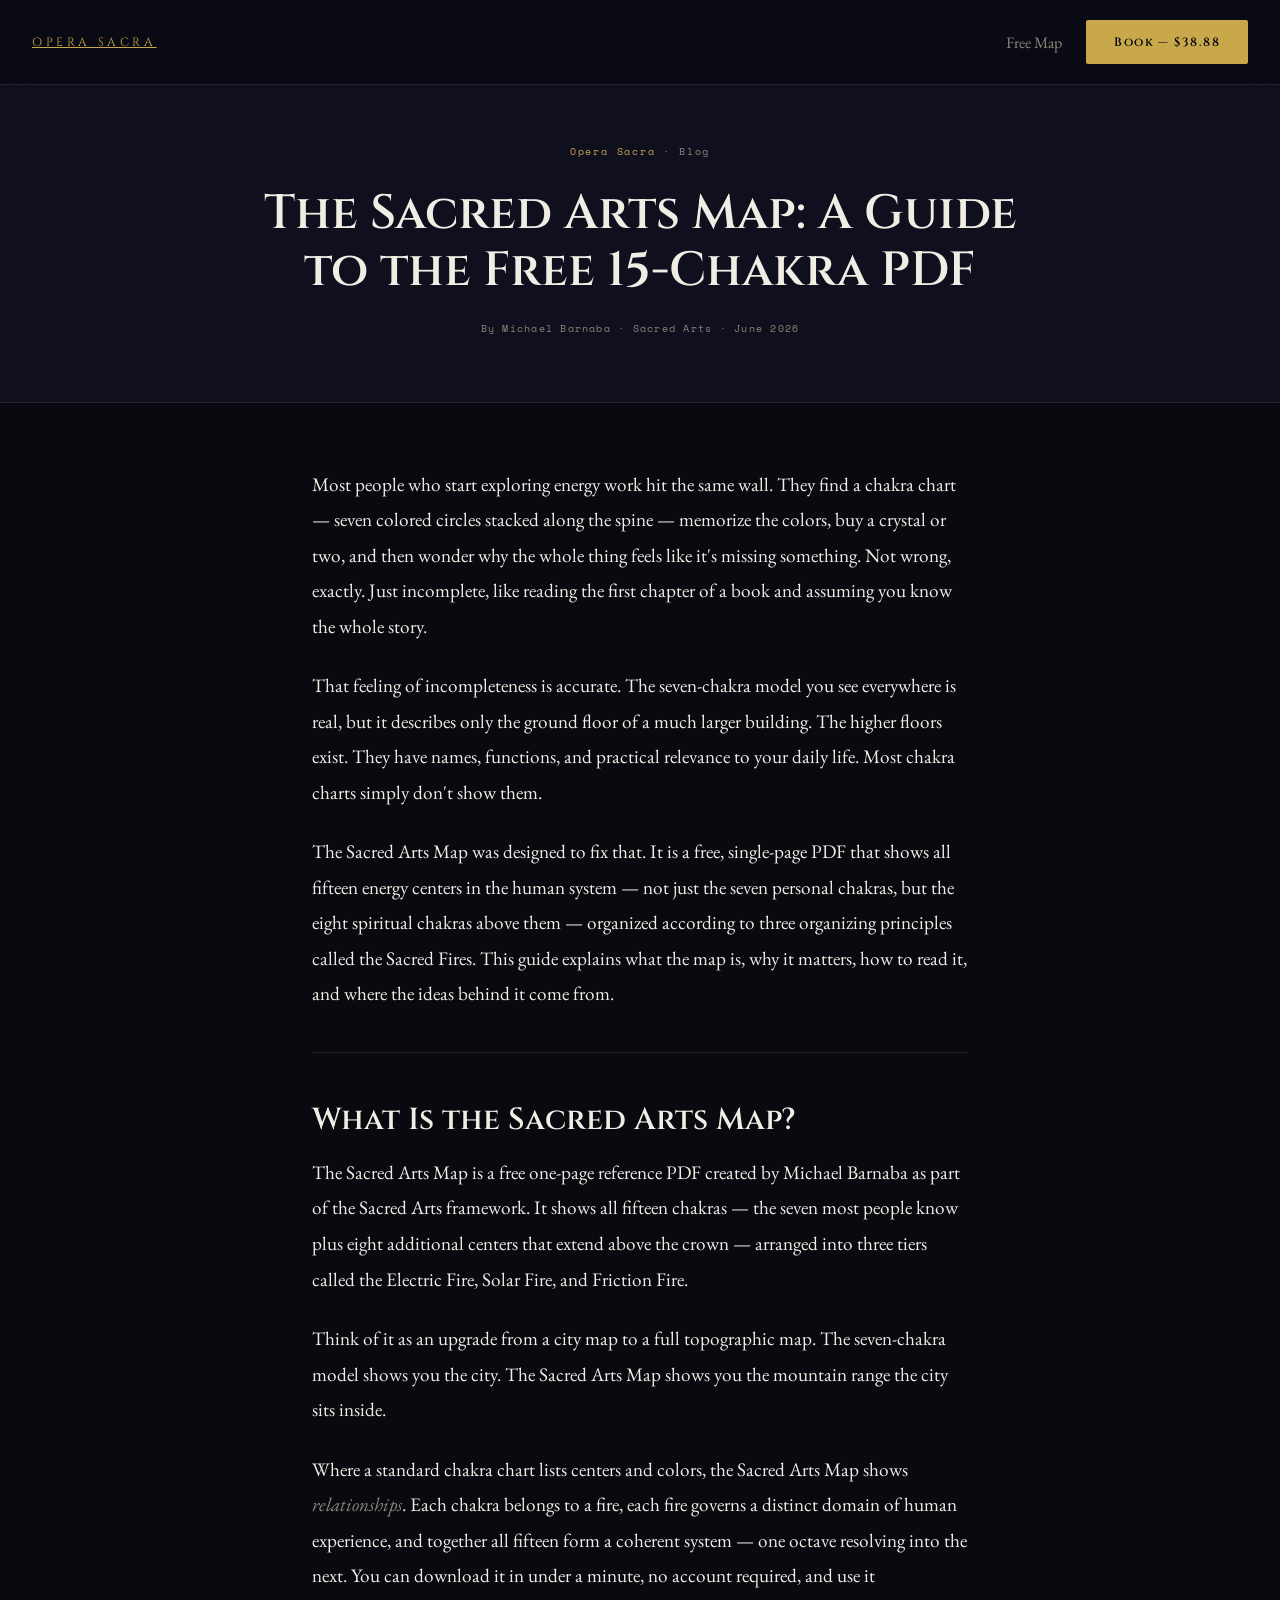
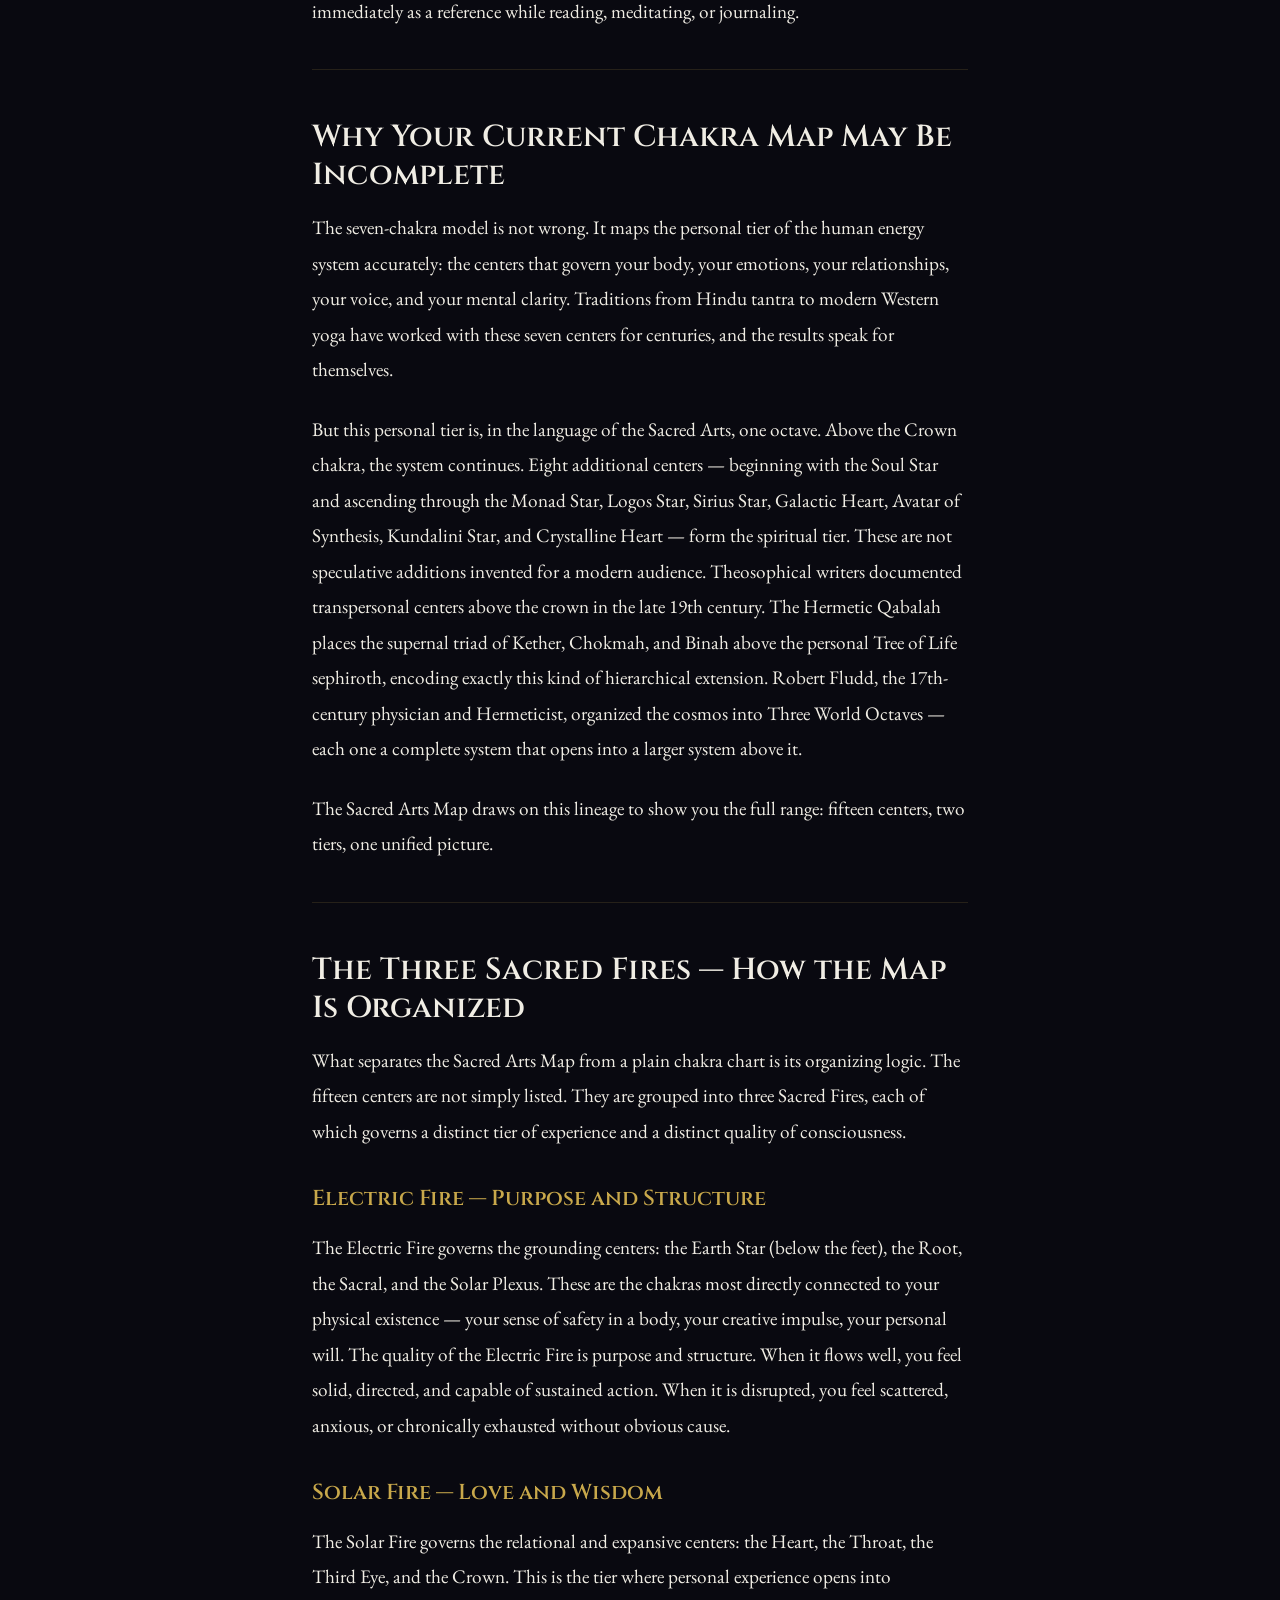
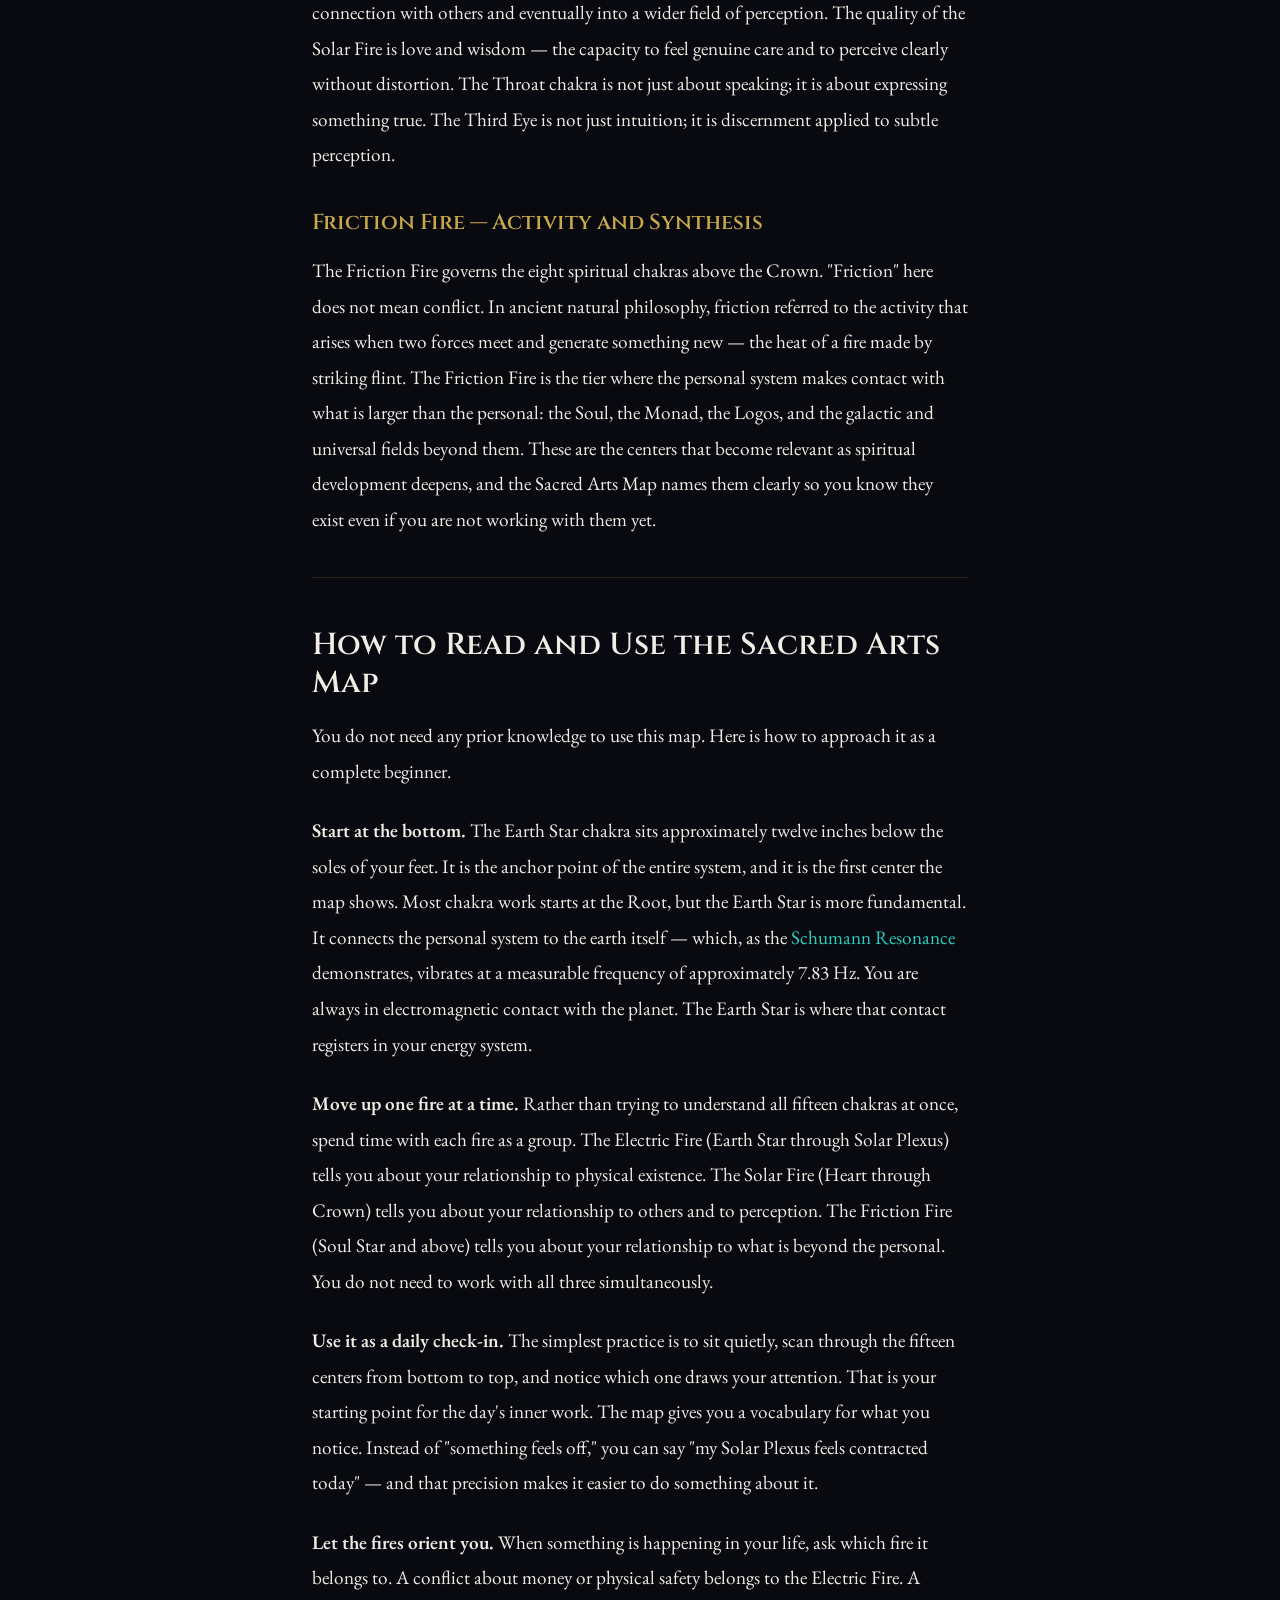
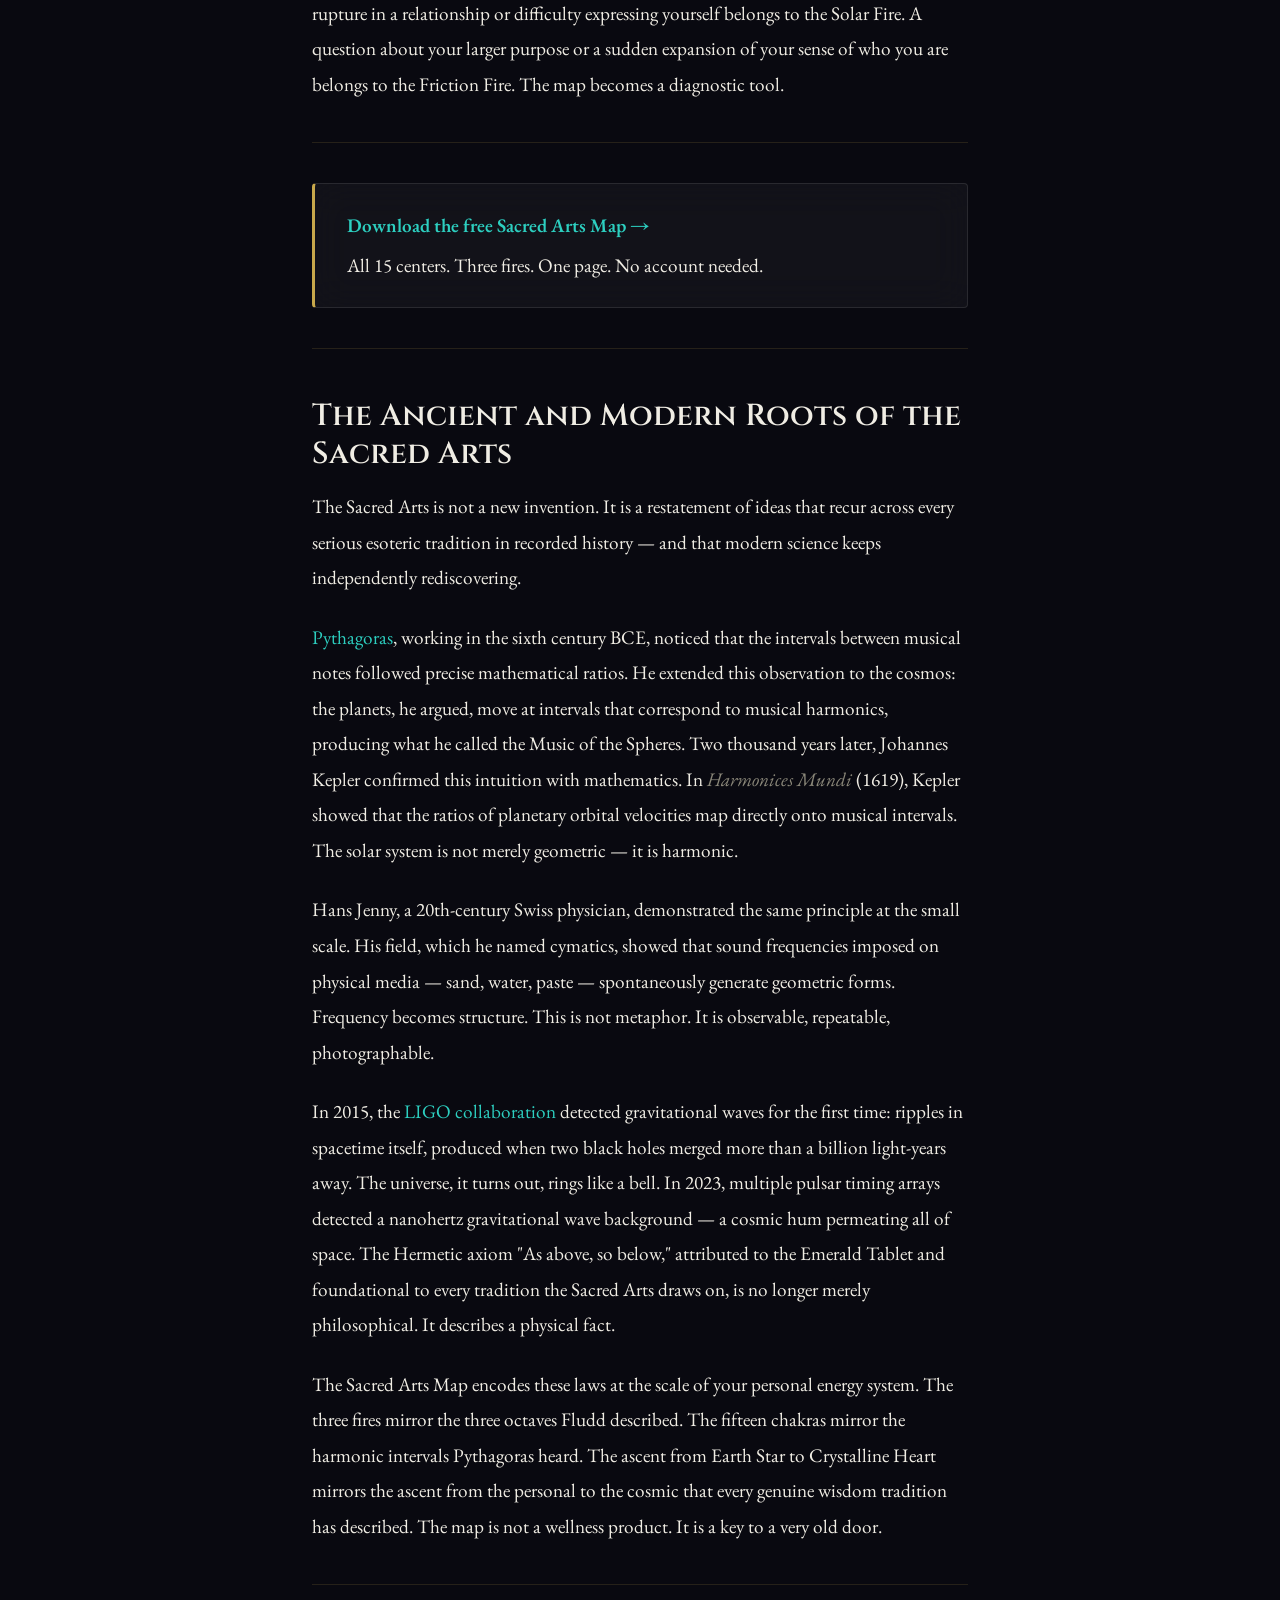
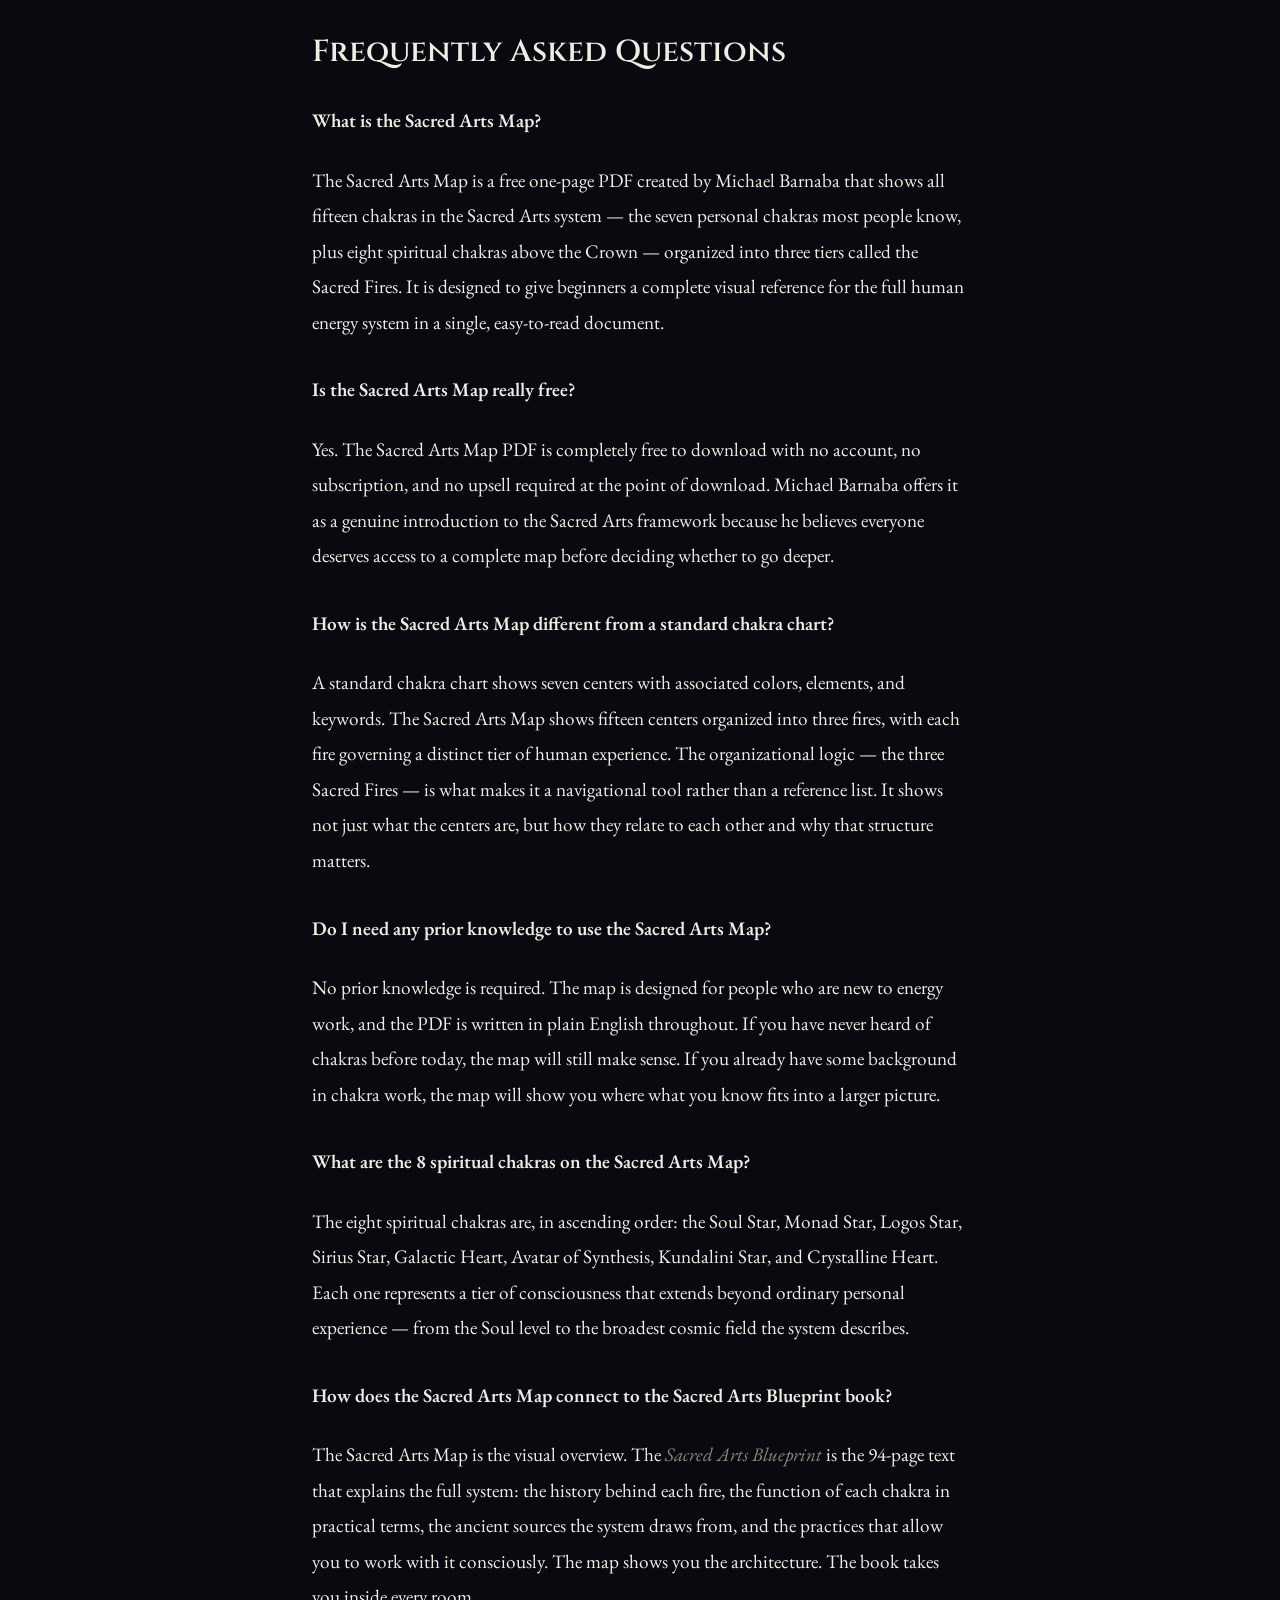
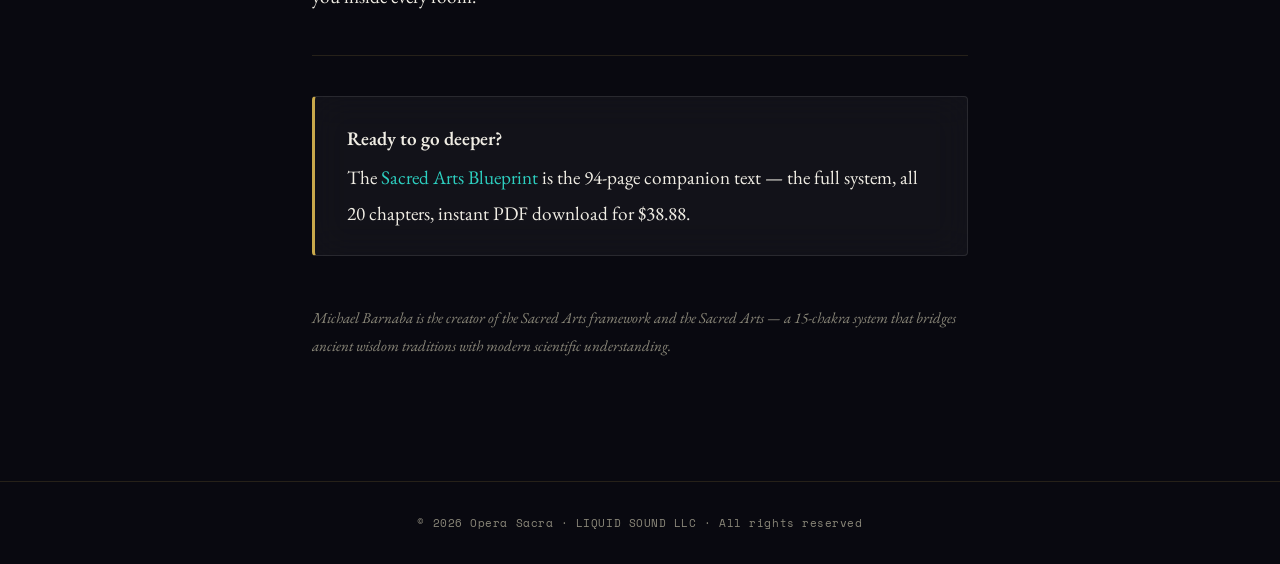
<file: blog/divine-accord-map/index.html>
<!DOCTYPE html>
<html lang="en">
<head>
  <meta charset="UTF-8">
  <meta name="viewport" content="width=device-width, initial-scale=1.0">
  <title>The Sacred Arts Map: Free 15-Chakra PDF Guide | Opera Sacra</title>
  <meta name="description" content="Download the free Sacred Arts Map — a one-page PDF showing all 15 chakras organized by three sacred fires. A plain-English guide for beginners.">
  <meta name="robots" content="index, follow">
  <link rel="canonical" href="https://opera-sacra.com/blog/divine-accord-map/">
  <meta property="og:title" content="The Sacred Arts Map: Free 15-Chakra PDF Guide">
  <meta property="og:description" content="Download the free Sacred Arts Map — a one-page PDF showing all 15 chakras organized by three sacred fires. A plain-English guide for beginners.">
  <meta property="og:url" content="https://opera-sacra.com/blog/divine-accord-map/">
  <meta property="og:type" content="article">
  <meta property="og:image" content="https://opera-sacra.com/assets/opera-sacra-sacred-arts-blueprint-chakra-cover.png">
  <meta name="twitter:card" content="summary_large_image">
  <meta name="twitter:title" content="The Sacred Arts Map: Free 15-Chakra PDF Guide">
  <meta name="twitter:description" content="Download the free Sacred Arts Map — a one-page PDF showing all 15 chakras organized by three sacred fires. A plain-English guide for beginners.">
  <meta name="twitter:image" content="https://opera-sacra.com/assets/opera-sacra-sacred-arts-blueprint-chakra-cover.png">
  <script type="application/ld+json">
  {
    "@context": "https://schema.org",
    "@type": "Article",
    "headline": "The Sacred Arts Map: A Guide to the Free 15-Chakra PDF",
    "description": "Download the free Sacred Arts Map — a one-page PDF showing all 15 chakras organized by three sacred fires. A plain-English guide for beginners.",
    "author": {
      "@type": "Person",
      "name": "Michael Barnaba",
      "@id": "https://opera-sacra.com/#author"
    },
    "publisher": {
      "@type": "Organization",
      "name": "Opera Sacra",
      "@id": "https://opera-sacra.com/#organization"
    },
    "mainEntityOfPage": "https://opera-sacra.com/blog/divine-accord-map/",
    "datePublished": "2026-06-21",
    "dateModified": "2026-06-21"
  }
  </script>
  <link rel="preconnect" href="https://fonts.googleapis.com">
  <link rel="preconnect" href="https://fonts.gstatic.com" crossorigin>
  <link href="https://fonts.googleapis.com/css2?family=Cinzel:wght@400;600;900&family=EB+Garamond:ital,wght@0,400;0,500;1,400&family=Space+Mono:wght@400;700&display=swap" rel="stylesheet">
  <link rel="stylesheet" href="../../style.css">
</head>
<body>

  <!-- NAV -->
  <nav class="nav">
    <a href="/" class="nav-logo">OPERA SACRA</a>
    <div class="nav-links">
      <a href="/#map" class="nav-link">Free Map</a>
      <a href="https://operasacra.gumroad.com/l/sacred-arts-blueprint?wanted=true" class="btn btn-gold" target="_blank" rel="noopener">Book — $38.88</a>
    </div>
  </nav>

  <!-- BLOG HERO -->
  <header class="blog-hero">
    <p class="blog-breadcrumb"><a href="/">Opera Sacra</a> · Blog</p>
    <h1 class="blog-title">The Sacred Arts Map: A Guide to the Free 15-Chakra PDF</h1>
    <p class="blog-meta">By Michael Barnaba · Sacred Arts · June 2026</p>
  </header>

  <!-- ARTICLE BODY -->
  <article class="blog-body">

    <p>Most people who start exploring energy work hit the same wall. They find a chakra chart — seven colored circles stacked along the spine — memorize the colors, buy a crystal or two, and then wonder why the whole thing feels like it's missing something. Not wrong, exactly. Just incomplete, like reading the first chapter of a book and assuming you know the whole story.</p>

    <p>That feeling of incompleteness is accurate. The seven-chakra model you see everywhere is real, but it describes only the ground floor of a much larger building. The higher floors exist. They have names, functions, and practical relevance to your daily life. Most chakra charts simply don't show them.</p>

    <p>The Sacred Arts Map was designed to fix that. It is a free, single-page PDF that shows all fifteen energy centers in the human system — not just the seven personal chakras, but the eight spiritual chakras above them — organized according to three organizing principles called the Sacred Fires. This guide explains what the map is, why it matters, how to read it, and where the ideas behind it come from.</p>

    <hr>

    <h2>What Is the Sacred Arts Map?</h2>

    <p>The Sacred Arts Map is a free one-page reference PDF created by Michael Barnaba as part of the Sacred Arts framework. It shows all fifteen chakras — the seven most people know plus eight additional centers that extend above the crown — arranged into three tiers called the Electric Fire, Solar Fire, and Friction Fire.</p>

    <p>Think of it as an upgrade from a city map to a full topographic map. The seven-chakra model shows you the city. The Sacred Arts Map shows you the mountain range the city sits inside.</p>

    <p>Where a standard chakra chart lists centers and colors, the Sacred Arts Map shows <em>relationships</em>. Each chakra belongs to a fire, each fire governs a distinct domain of human experience, and together all fifteen form a coherent system — one octave resolving into the next. You can download it in under a minute, no account required, and use it immediately as a reference while reading, meditating, or journaling.</p>

    <hr>

    <h2>Why Your Current Chakra Map May Be Incomplete</h2>

    <p>The seven-chakra model is not wrong. It maps the personal tier of the human energy system accurately: the centers that govern your body, your emotions, your relationships, your voice, and your mental clarity. Traditions from Hindu tantra to modern Western yoga have worked with these seven centers for centuries, and the results speak for themselves.</p>

    <p>But this personal tier is, in the language of the Sacred Arts, one octave. Above the Crown chakra, the system continues. Eight additional centers — beginning with the Soul Star and ascending through the Monad Star, Logos Star, Sirius Star, Galactic Heart, Avatar of Synthesis, Kundalini Star, and Crystalline Heart — form the spiritual tier. These are not speculative additions invented for a modern audience. Theosophical writers documented transpersonal centers above the crown in the late 19th century. The Hermetic Qabalah places the supernal triad of Kether, Chokmah, and Binah above the personal Tree of Life sephiroth, encoding exactly this kind of hierarchical extension. Robert Fludd, the 17th-century physician and Hermeticist, organized the cosmos into Three World Octaves — each one a complete system that opens into a larger system above it.</p>

    <p>The Sacred Arts Map draws on this lineage to show you the full range: fifteen centers, two tiers, one unified picture.</p>

    <hr>

    <h2>The Three Sacred Fires — How the Map Is Organized</h2>

    <p>What separates the Sacred Arts Map from a plain chakra chart is its organizing logic. The fifteen centers are not simply listed. They are grouped into three Sacred Fires, each of which governs a distinct tier of experience and a distinct quality of consciousness.</p>

    <h3>Electric Fire — Purpose and Structure</h3>

    <p>The Electric Fire governs the grounding centers: the Earth Star (below the feet), the Root, the Sacral, and the Solar Plexus. These are the chakras most directly connected to your physical existence — your sense of safety in a body, your creative impulse, your personal will. The quality of the Electric Fire is purpose and structure. When it flows well, you feel solid, directed, and capable of sustained action. When it is disrupted, you feel scattered, anxious, or chronically exhausted without obvious cause.</p>

    <h3>Solar Fire — Love and Wisdom</h3>

    <p>The Solar Fire governs the relational and expansive centers: the Heart, the Throat, the Third Eye, and the Crown. This is the tier where personal experience opens into connection with others and eventually into a wider field of perception. The quality of the Solar Fire is love and wisdom — the capacity to feel genuine care and to perceive clearly without distortion. The Throat chakra is not just about speaking; it is about expressing something true. The Third Eye is not just intuition; it is discernment applied to subtle perception.</p>

    <h3>Friction Fire — Activity and Synthesis</h3>

    <p>The Friction Fire governs the eight spiritual chakras above the Crown. "Friction" here does not mean conflict. In ancient natural philosophy, friction referred to the activity that arises when two forces meet and generate something new — the heat of a fire made by striking flint. The Friction Fire is the tier where the personal system makes contact with what is larger than the personal: the Soul, the Monad, the Logos, and the galactic and universal fields beyond them. These are the centers that become relevant as spiritual development deepens, and the Sacred Arts Map names them clearly so you know they exist even if you are not working with them yet.</p>

    <hr>

    <h2>How to Read and Use the Sacred Arts Map</h2>

    <p>You do not need any prior knowledge to use this map. Here is how to approach it as a complete beginner.</p>

    <p><strong>Start at the bottom.</strong> The Earth Star chakra sits approximately twelve inches below the soles of your feet. It is the anchor point of the entire system, and it is the first center the map shows. Most chakra work starts at the Root, but the Earth Star is more fundamental. It connects the personal system to the earth itself — which, as the <a href="https://www.disclosurenews.it/schumann-resonance-today/" target="_blank" rel="noopener">Schumann Resonance</a> demonstrates, vibrates at a measurable frequency of approximately 7.83 Hz. You are always in electromagnetic contact with the planet. The Earth Star is where that contact registers in your energy system.</p>

    <p><strong>Move up one fire at a time.</strong> Rather than trying to understand all fifteen chakras at once, spend time with each fire as a group. The Electric Fire (Earth Star through Solar Plexus) tells you about your relationship to physical existence. The Solar Fire (Heart through Crown) tells you about your relationship to others and to perception. The Friction Fire (Soul Star and above) tells you about your relationship to what is beyond the personal. You do not need to work with all three simultaneously.</p>

    <p><strong>Use it as a daily check-in.</strong> The simplest practice is to sit quietly, scan through the fifteen centers from bottom to top, and notice which one draws your attention. That is your starting point for the day's inner work. The map gives you a vocabulary for what you notice. Instead of "something feels off," you can say "my Solar Plexus feels contracted today" — and that precision makes it easier to do something about it.</p>

    <p><strong>Let the fires orient you.</strong> When something is happening in your life, ask which fire it belongs to. A conflict about money or physical safety belongs to the Electric Fire. A rupture in a relationship or difficulty expressing yourself belongs to the Solar Fire. A question about your larger purpose or a sudden expansion of your sense of who you are belongs to the Friction Fire. The map becomes a diagnostic tool.</p>

    <hr>

    <blockquote>
      <p><strong><a href="https://operasacra.gumroad.com/l/sacred-arts-chakra-map" target="_blank" rel="noopener">Download the free Sacred Arts Map →</a></strong></p>
      <p>All 15 centers. Three fires. One page. No account needed.</p>
    </blockquote>

    <hr>

    <h2>The Ancient and Modern Roots of the Sacred Arts</h2>

    <p>The Sacred Arts is not a new invention. It is a restatement of ideas that recur across every serious esoteric tradition in recorded history — and that modern science keeps independently rediscovering.</p>

    <p><a href="https://plato.stanford.edu/entries/pythagoras/" target="_blank" rel="noopener">Pythagoras</a>, working in the sixth century BCE, noticed that the intervals between musical notes followed precise mathematical ratios. He extended this observation to the cosmos: the planets, he argued, move at intervals that correspond to musical harmonics, producing what he called the Music of the Spheres. Two thousand years later, Johannes Kepler confirmed this intuition with mathematics. In <em>Harmonices Mundi</em> (1619), Kepler showed that the ratios of planetary orbital velocities map directly onto musical intervals. The solar system is not merely geometric — it is harmonic.</p>

    <p>Hans Jenny, a 20th-century Swiss physician, demonstrated the same principle at the small scale. His field, which he named cymatics, showed that sound frequencies imposed on physical media — sand, water, paste — spontaneously generate geometric forms. Frequency becomes structure. This is not metaphor. It is observable, repeatable, photographable.</p>

    <p>In 2015, the <a href="https://www.ligo.caltech.edu/page/what-are-gw" target="_blank" rel="noopener">LIGO collaboration</a> detected gravitational waves for the first time: ripples in spacetime itself, produced when two black holes merged more than a billion light-years away. The universe, it turns out, rings like a bell. In 2023, multiple pulsar timing arrays detected a nanohertz gravitational wave background — a cosmic hum permeating all of space. The Hermetic axiom "As above, so below," attributed to the Emerald Tablet and foundational to every tradition the Sacred Arts draws on, is no longer merely philosophical. It describes a physical fact.</p>

    <p>The Sacred Arts Map encodes these laws at the scale of your personal energy system. The three fires mirror the three octaves Fludd described. The fifteen chakras mirror the harmonic intervals Pythagoras heard. The ascent from Earth Star to Crystalline Heart mirrors the ascent from the personal to the cosmic that every genuine wisdom tradition has described. The map is not a wellness product. It is a key to a very old door.</p>

    <hr>

    <h2>Frequently Asked Questions</h2>

    <p class="blog-faq-q">What is the Sacred Arts Map?</p>
    <p class="blog-faq-a">The Sacred Arts Map is a free one-page PDF created by Michael Barnaba that shows all fifteen chakras in the Sacred Arts system — the seven personal chakras most people know, plus eight spiritual chakras above the Crown — organized into three tiers called the Sacred Fires. It is designed to give beginners a complete visual reference for the full human energy system in a single, easy-to-read document.</p>

    <p class="blog-faq-q">Is the Sacred Arts Map really free?</p>
    <p class="blog-faq-a">Yes. The Sacred Arts Map PDF is completely free to download with no account, no subscription, and no upsell required at the point of download. Michael Barnaba offers it as a genuine introduction to the Sacred Arts framework because he believes everyone deserves access to a complete map before deciding whether to go deeper.</p>

    <p class="blog-faq-q">How is the Sacred Arts Map different from a standard chakra chart?</p>
    <p class="blog-faq-a">A standard chakra chart shows seven centers with associated colors, elements, and keywords. The Sacred Arts Map shows fifteen centers organized into three fires, with each fire governing a distinct tier of human experience. The organizational logic — the three Sacred Fires — is what makes it a navigational tool rather than a reference list. It shows not just what the centers are, but how they relate to each other and why that structure matters.</p>

    <p class="blog-faq-q">Do I need any prior knowledge to use the Sacred Arts Map?</p>
    <p class="blog-faq-a">No prior knowledge is required. The map is designed for people who are new to energy work, and the PDF is written in plain English throughout. If you have never heard of chakras before today, the map will still make sense. If you already have some background in chakra work, the map will show you where what you know fits into a larger picture.</p>

    <p class="blog-faq-q">What are the 8 spiritual chakras on the Sacred Arts Map?</p>
    <p class="blog-faq-a">The eight spiritual chakras are, in ascending order: the Soul Star, Monad Star, Logos Star, Sirius Star, Galactic Heart, Avatar of Synthesis, Kundalini Star, and Crystalline Heart. Each one represents a tier of consciousness that extends beyond ordinary personal experience — from the Soul level to the broadest cosmic field the system describes.</p>

    <p class="blog-faq-q">How does the Sacred Arts Map connect to the Sacred Arts Blueprint book?</p>
    <p class="blog-faq-a">The Sacred Arts Map is the visual overview. The <em>Sacred Arts Blueprint</em> is the 94-page text that explains the full system: the history behind each fire, the function of each chakra in practical terms, the ancient sources the system draws from, and the practices that allow you to work with it consciously. The map shows you the architecture. The book takes you inside every room.</p>

    <hr>

    <blockquote>
      <p><strong>Ready to go deeper?</strong></p>
      <p>The <a href="https://operasacra.gumroad.com/l/sacred-arts-blueprint?wanted=true" target="_blank" rel="noopener">Sacred Arts Blueprint</a> is the 94-page companion text — the full system, all 20 chapters, instant PDF download for $38.88.</p>
    </blockquote>

    <p style="margin-top:3rem; font-style:italic; color:var(--muted); font-size:0.95rem;"><em>Michael Barnaba is the creator of the Sacred Arts framework and the Sacred Arts — a 15-chakra system that bridges ancient wisdom traditions with modern scientific understanding.</em></p>

  </article>

  <footer class="footer">
    <p>© 2026 Opera Sacra · LIQUID SOUND LLC · All rights reserved</p>
  </footer>

  <script src="../../script.js"></script>
</body>
</html>
</file>
<file: style.css>
/* ── TOKENS ─────────────────────────────────────────────────── */
:root {
  --void:        #090910;
  --deep:        #0f0f1e;
  --card:        #121228;
  --gold:        #C8A84B;
  --gold-dim:    rgba(200,168,75,0.12);
  --teal:        #2DCFC0;
  --teal-dim:    rgba(45,207,192,0.12);
  --violet:      #8B6FB5;
  --violet-dim:  rgba(139,111,181,0.12);
  --parchment:   #F0EDE4;
  --muted:       #8A8779;
  --border:      rgba(200,168,75,0.15);
  --glass-bg:    rgba(255,255,255,0.04);
  --glass-border: rgba(255,255,255,0.10);
  --glass-blur:  blur(18px);
  --f-display:   'Cinzel', serif;
  --f-body:      'EB Garamond', serif;
  --f-mono:      'Space Mono', monospace;
}

/* ── RESET ───────────────────────────────────────────────────── */
*, *::before, *::after { box-sizing: border-box; margin: 0; padding: 0; }

html { scroll-behavior: smooth; }

body {
  background: var(--void);
  color: var(--parchment);
  font-family: var(--f-body);
  font-size: 1.125rem;
  line-height: 1.7;
  -webkit-font-smoothing: antialiased;
}

/* ── CONTAINERS ─────────────────────────────────────────────── */
.container        { max-width: 1100px; margin: 0 auto; }
.container--narrow { max-width: 720px;  margin: 0 auto; }

/* ── BUTTONS ────────────────────────────────────────────────── */
.btn {
  display: inline-block;
  font-family: var(--f-display);
  font-size: 0.75rem;
  font-weight: 600;
  letter-spacing: 0.12em;
  text-decoration: none;
  padding: 0.75rem 1.75rem;
  border-radius: 2px;
  border: none;
  cursor: pointer;
  transition: background 0.18s, color 0.18s, border-color 0.18s;
}
.btn-gold    { background: var(--gold); color: var(--void); }
.btn-gold:hover { background: #d9b85a; }
.btn-outline {
  background: transparent;
  color: var(--parchment);
  border: 1px solid rgba(240,237,228,0.3);
}
.btn-outline:hover { border-color: var(--parchment); }
.btn-teal    { background: var(--teal); color: var(--void); }
.btn-teal:hover { background: #40dfd0; }
.btn-large   { padding: 1rem 2.5rem; font-size: 0.85rem; }

/* ── NAV ────────────────────────────────────────────────────── */
.nav {
  position: fixed; top: 0; left: 0; right: 0; z-index: 100;
  display: flex; align-items: center; justify-content: space-between;
  padding: 1.25rem 2rem;
  background: rgba(9,9,16,0.65);
  backdrop-filter: var(--glass-blur);
  -webkit-backdrop-filter: var(--glass-blur);
  border-bottom: 1px solid var(--glass-border);
}
.nav-logo {
  font-family: var(--f-display);
  font-size: 0.75rem;
  letter-spacing: 0.3em;
  color: var(--gold);
}
.nav-links { display: flex; align-items: center; gap: 1.5rem; }
.nav-link {
  font-family: var(--f-body);
  font-size: 1rem;
  color: var(--muted);
  text-decoration: none;
  transition: color 0.18s;
}
.nav-link:hover { color: var(--parchment); }

/* ── HERO ───────────────────────────────────────────────────── */
.hero {
  min-height: 100vh;
  display: flex; flex-direction: column; align-items: center; justify-content: center;
  text-align: center;
  padding: 8rem 2rem 5rem;
  position: relative;
  overflow: hidden;
}
.hero::before {
  content: '';
  position: absolute; inset: 0; pointer-events: none;
  background:
    radial-gradient(ellipse at 50% 10%, rgba(139,111,181,0.10) 0%, transparent 55%),
    radial-gradient(ellipse at 15% 85%, rgba(45,207,192,0.06) 0%, transparent 45%),
    radial-gradient(ellipse at 85% 80%, rgba(200,168,75,0.05) 0%, transparent 40%);
}
.hero-logo-wrap {
  position: relative;
  display: inline-block;
  margin-bottom: 2rem;
}
.hero-logo-wrap::before {
  content: '';
  position: absolute;
  inset: -60px;
  background: radial-gradient(ellipse at center,
    rgba(139,111,181,0.5) 0%,
    rgba(200,168,75,0.25) 45%,
    transparent 72%);
  filter: blur(36px);
  z-index: 0;
  border-radius: 50%;
  pointer-events: none;
}
.hero-logo {
  position: relative;
  z-index: 1;
  width: min(460px, 80vw);
  height: auto;
  border-radius: 10px;
  border: 1px solid var(--glass-border);
  box-shadow: 0 24px 64px rgba(0,0,0,0.55);
}
.eyebrow {
  font-family: var(--f-display);
  font-size: 0.7rem;
  letter-spacing: 0.38em;
  color: var(--gold);
  margin-bottom: 1.5rem;
}
.hero-title {
  font-family: var(--f-display);
  font-size: clamp(2rem, 5vw, 4rem);
  font-weight: 900;
  line-height: 1.0;
  letter-spacing: -0.01em;
  color: var(--parchment);
  margin-bottom: 1.5rem;
}
.hero-sub {
  font-family: var(--f-body);
  font-size: clamp(1rem, 2.2vw, 1.2rem);
  font-style: italic;
  color: var(--muted);
  line-height: 1.65;
  margin-bottom: 2.5rem;
}

/* ── STRINGS ────────────────────────────────────────────────── */
.strings-wrap {
  width: 100%;
  max-width: 760px;
  margin: 0 auto 2rem;
  display: flex; flex-direction: column; gap: 0.5rem;
}
.string-row {
  display: flex; align-items: center; gap: 1.25rem;
}
.string-label {
  font-family: var(--f-mono);
  font-size: 0.62rem;
  letter-spacing: 0.05em;
  color: var(--muted);
  white-space: nowrap;
  min-width: 130px;
  text-align: right;
}
.string-svg {
  flex: 1;
  height: 40px;
  display: block;
}

.hero-tagline {
  font-family: var(--f-display);
  font-size: clamp(0.7rem, 1.4vw, 0.85rem);
  letter-spacing: 0.1em;
  color: var(--parchment);
  margin-bottom: 0.5rem;
}
.hero-sub2 {
  font-family: var(--f-body);
  font-style: italic;
  color: var(--muted);
  font-size: 1rem;
  margin-bottom: 2.5rem;
}
.hero-ctas {
  display: flex; gap: 1rem; flex-wrap: wrap; justify-content: center;
}

/* ── STATS BAR ──────────────────────────────────────────────── */
.stats-bar {
  display: flex; align-items: center; justify-content: center;
  gap: 3rem;
  padding: 3.5rem 2rem;
  background: var(--glass-bg);
  backdrop-filter: var(--glass-blur);
  -webkit-backdrop-filter: var(--glass-blur);
  border-top: 1px solid var(--glass-border);
  border-bottom: 1px solid var(--glass-border);
}
.stat { text-align: center; }
.stat-num {
  display: block;
  font-family: var(--f-display);
  font-size: clamp(3rem, 7vw, 5.5rem);
  font-weight: 900;
  color: var(--gold);
  line-height: 1;
}
.stat-label {
  display: block;
  font-family: var(--f-mono);
  font-size: 0.65rem;
  letter-spacing: 0.18em;
  color: var(--muted);
  text-transform: uppercase;
  margin-top: 0.35rem;
}
.stat-divider { font-size: 2rem; color: var(--border); }

/* ── SHARED SECTION ─────────────────────────────────────────── */
.section { padding: 6rem 2rem; }

.section-header {
  text-align: center;
  max-width: 640px;
  margin: 0 auto 4rem;
}
.section-eye {
  font-family: var(--f-mono);
  font-size: 0.62rem;
  letter-spacing: 0.3em;
  color: var(--gold);
  text-transform: uppercase;
  margin-bottom: 0.75rem;
}
.section-title {
  font-family: var(--f-display);
  font-size: clamp(1.75rem, 4vw, 2.75rem);
  font-weight: 600;
  color: var(--parchment);
  line-height: 1.2;
  margin-bottom: 1rem;
}
.section-desc {
  font-family: var(--f-body);
  font-size: 1.1rem;
  color: var(--muted);
  line-height: 1.75;
}

/* ── WHAT IS OPERA SACRA ────────────────────────────────────── */
.what-body {
  font-family: var(--f-body);
  font-size: clamp(1.1rem, 2.5vw, 1.35rem);
  font-style: italic;
  color: var(--muted);
  line-height: 1.8;
  max-width: 600px;
  margin: 0 auto;
}

/* ── THREE FIRES ────────────────────────────────────────────── */
.fires-section { background: var(--deep); }

.fires-grid {
  display: grid;
  grid-template-columns: repeat(auto-fit, minmax(280px, 1fr));
  gap: 1.5rem;
}
.fire-card {
  background: var(--glass-bg);
  backdrop-filter: var(--glass-blur);
  -webkit-backdrop-filter: var(--glass-blur);
  border: 1px solid var(--glass-border);
  border-radius: 6px;
  padding: 2.5rem 2rem;
  position: relative;
  box-shadow: 0 8px 32px rgba(0,0,0,0.35), inset 0 1px 0 rgba(255,255,255,0.06);
  transition: box-shadow 0.25s, transform 0.25s;
}
.fire-card:hover {
  box-shadow: 0 16px 48px rgba(0,0,0,0.5), inset 0 1px 0 rgba(255,255,255,0.09);
  transform: translateY(-3px);
}
.fire-card::before {
  content: '';
  position: absolute; top: 0; left: 0; right: 0;
  height: 3px;
  border-radius: 3px 3px 0 0;
}
.fire-electric::before { background: var(--gold); }
.fire-solar::before    { background: var(--teal); }
.fire-friction::before { background: var(--violet); }

.fire-icon { font-size: 1.75rem; margin-bottom: 1rem; }
.fire-name {
  font-family: var(--f-display);
  font-size: 1.2rem;
  font-weight: 600;
  color: var(--parchment);
  margin-bottom: 0.75rem;
}
.fire-desc {
  font-family: var(--f-body);
  font-size: 1rem;
  font-style: italic;
  color: var(--muted);
  margin-bottom: 1.5rem;
  line-height: 1.65;
}
.fire-chakras {
  list-style: none;
  display: flex; flex-wrap: wrap; gap: 0.4rem;
}
.fire-chakras li {
  font-family: var(--f-mono);
  font-size: 0.62rem;
  letter-spacing: 0.04em;
  padding: 0.25rem 0.6rem;
  border-radius: 2px;
}
.fire-electric .fire-chakras li { color: var(--gold);   background: var(--gold-dim); }
.fire-solar    .fire-chakras li { color: var(--teal);   background: var(--teal-dim); }
.fire-friction .fire-chakras li { color: var(--violet); background: var(--violet-dim); }

/* ── FREE MAP ───────────────────────────────────────────────── */
.map-section {
  background: linear-gradient(160deg, rgba(45,207,192,0.06) 0%, transparent 60%);
  border-top: 1px solid var(--border);
  border-bottom: 1px solid var(--border);
}
.map-desc {
  font-family: var(--f-body);
  font-size: 1.125rem;
  font-style: italic;
  color: var(--muted);
  margin-bottom: 2rem;
  line-height: 1.75;
}

/* ── FOUNDATION ─────────────────────────────────────────────── */
.foundation-grid {
  display: grid;
  grid-template-columns: 1fr 1fr;
  gap: 4rem;
}
.foundation-col-title {
  font-family: var(--f-display);
  font-size: 0.9rem;
  letter-spacing: 0.12em;
  margin-bottom: 1.5rem;
  padding-bottom: 0.75rem;
  border-bottom: 1px solid var(--border);
}
.foundation-ancient-title { color: var(--gold); }
.foundation-modern-title  { color: var(--teal); }

.foundation-list {
  list-style: none;
  display: flex; flex-direction: column; gap: 0.9rem;
}
.foundation-list li {
  font-family: var(--f-body);
  font-size: 1rem;
  color: var(--muted);
  line-height: 1.55;
}
.foundation-list li strong { color: var(--parchment); font-weight: 500; }

.foundation-list-mono li {
  font-family: var(--f-mono);
  font-size: 0.72rem;
  letter-spacing: 0.02em;
  line-height: 1.65;
  color: var(--muted);
}
.foundation-list-mono li strong { color: var(--teal); font-weight: 700; }

/* ── BOOK ───────────────────────────────────────────────────── */
.book-section { background: var(--deep); }

.book-inner {
  display: grid;
  grid-template-columns: 1.4fr 2fr;
  gap: 4rem;
  align-items: start;
}
.book-cover { position: sticky; top: 6rem; overflow: visible; }
.book-cover-inner {
  background: var(--glass-bg);
  backdrop-filter: var(--glass-blur);
  -webkit-backdrop-filter: var(--glass-blur);
  border: 1px solid var(--glass-border);
  border-radius: 8px;
  padding: 0;
  text-align: center;
  display: block;
  width: 340px;
  height: 340px;
  max-width: 100%;
  overflow: visible;
  box-shadow: 0 24px 64px rgba(0,0,0,0.6), inset 0 1px 0 rgba(255,255,255,0.07);
}
.book-cover-img {
  width: 340px;
  height: 340px;
  max-width: 100%;
  display: block;
  border-radius: 8px;
  object-fit: contain;
}
.book-cover-eye {
  font-family: var(--f-display);
  font-size: 0.65rem;
  letter-spacing: 0.38em;
  color: var(--gold);
}
.book-cover-sub {
  font-family: var(--f-body);
  font-style: italic;
  font-size: 0.875rem;
  color: var(--muted);
  line-height: 1.55;
}
.book-cover-svg { width: 100%; height: 70px; }

.book-meta {
  display: flex; gap: 0.75rem; flex-wrap: wrap;
  font-family: var(--f-mono);
  font-size: 0.68rem;
  letter-spacing: 0.04em;
  color: var(--muted);
  margin-bottom: 1.5rem;
}
.book-pitch {
  font-family: var(--f-body);
  font-size: 1.1rem;
  color: var(--parchment);
  line-height: 1.8;
  margin-bottom: 2rem;
}
.book-toc {
  list-style: none;
  counter-reset: toc;
  display: flex; flex-direction: column; gap: 0.5rem;
  margin-bottom: 2rem;
}
.book-toc li {
  counter-increment: toc;
  font-family: var(--f-body);
  font-size: 0.95rem;
  color: var(--muted);
  padding-left: 2.5rem;
  position: relative;
  line-height: 1.5;
}
.book-toc li::before {
  content: counter(toc, upper-roman);
  position: absolute; left: 0; top: 0;
  font-family: var(--f-mono);
  font-size: 0.6rem;
  color: var(--gold);
  padding-top: 0.2rem;
  min-width: 2rem;
}
.book-features {
  display: flex; flex-wrap: wrap; gap: 0.5rem;
  margin-bottom: 2.25rem;
}
.book-features span {
  font-family: var(--f-mono);
  font-size: 0.62rem;
  letter-spacing: 0.04em;
  padding: 0.3rem 0.75rem;
  background: var(--gold-dim);
  color: var(--gold);
  border-radius: 2px;
}
.book-price-row {
  display: flex; align-items: baseline; gap: 1rem;
  margin-bottom: 1.75rem;
}
.book-price {
  font-family: var(--f-display);
  font-size: 2.5rem;
  font-weight: 600;
  color: var(--parchment);
}
.book-price-note {
  font-family: var(--f-mono);
  font-size: 0.68rem;
  color: var(--muted);
  letter-spacing: 0.04em;
}

/* ── FAQ ────────────────────────────────────────────────────── */
.faq-list { display: flex; flex-direction: column; gap: 0.75rem; }
.faq-item {
  background: var(--glass-bg);
  backdrop-filter: var(--glass-blur);
  -webkit-backdrop-filter: var(--glass-blur);
  border: 1px solid var(--glass-border);
  border-radius: 6px;
  padding: 0 1.5rem;
  box-shadow: 0 4px 16px rgba(0,0,0,0.25);
}
.faq-q {
  font-family: var(--f-display);
  font-size: 0.95rem;
  font-weight: 600;
  letter-spacing: 0.02em;
  color: var(--parchment);
  padding: 1.25rem 0;
  cursor: pointer;
  list-style: none;
  display: flex; justify-content: space-between; align-items: center;
  gap: 1rem;
}
.faq-q::-webkit-details-marker { display: none; }
.faq-q::after {
  content: '+';
  font-family: var(--f-mono);
  font-size: 1.25rem;
  color: var(--gold);
  flex-shrink: 0;
  transition: transform 0.2s;
}
details[open] .faq-q::after { transform: rotate(45deg); }
.faq-a {
  font-family: var(--f-body);
  font-size: 1.05rem;
  color: var(--muted);
  padding-bottom: 1.5rem;
  line-height: 1.75;
}

/* ── AUTHOR ─────────────────────────────────────────────────── */
.author-bio {
  font-family: var(--f-body);
  font-size: 1.125rem;
  font-style: italic;
  color: var(--muted);
  line-height: 1.8;
}

/* ── FINALE ─────────────────────────────────────────────────── */
.finale {
  text-align: center;
  padding: 9rem 2rem;
  background: var(--deep);
  border-top: 1px solid var(--border);
}
.finale-eye {
  font-family: var(--f-display);
  font-size: 0.7rem;
  letter-spacing: 0.38em;
  color: var(--gold);
  margin-bottom: 1.5rem;
}
.finale-title {
  font-family: var(--f-display);
  font-size: clamp(2rem, 5vw, 4rem);
  font-weight: 600;
  color: var(--parchment);
  line-height: 1.15;
  margin-bottom: 1.25rem;
}
.finale-sub {
  font-family: var(--f-body);
  font-style: italic;
  color: var(--muted);
  font-size: 1.125rem;
  margin-bottom: 2.5rem;
}
.finale-ctas { display: flex; gap: 1rem; justify-content: center; flex-wrap: wrap; margin-bottom: 5rem; }
.finale-ase {
  font-family: var(--f-display);
  font-size: 1.5rem;
  font-style: italic;
  color: var(--gold);
  letter-spacing: 0.12em;
}

/* ── SEO ────────────────────────────────────────────────────── */
.seo-text {
  max-width: 800px;
  margin: 0 auto;
  padding: 2rem 2rem 0;
  font-family: var(--f-body);
  font-size: 0.875rem;
  color: var(--muted);
  line-height: 1.65;
  opacity: 0.5;
}

/* ── BLOG ───────────────────────────────────────────────────── */
.blog-hero {
  padding: 9rem 2rem 4rem;
  text-align: center;
  background: var(--deep);
  border-bottom: 1px solid var(--border);
}
.blog-breadcrumb {
  font-family: var(--f-mono);
  font-size: 0.62rem;
  letter-spacing: 0.18em;
  color: var(--muted);
  margin-bottom: 1.5rem;
}
.blog-breadcrumb a { color: var(--gold); text-decoration: none; }
.blog-breadcrumb a:hover { text-decoration: underline; }
.blog-title {
  font-family: var(--f-display);
  font-size: clamp(1.75rem, 4.5vw, 3rem);
  font-weight: 600;
  color: var(--parchment);
  line-height: 1.2;
  max-width: 800px;
  margin: 0 auto 1.25rem;
}
.blog-meta {
  font-family: var(--f-mono);
  font-size: 0.65rem;
  letter-spacing: 0.12em;
  color: var(--muted);
}
.blog-body {
  max-width: 720px;
  margin: 0 auto;
  padding: 4rem 2rem 6rem;
}
.blog-body p {
  font-family: var(--f-body);
  font-size: clamp(1.05rem, 2vw, 1.2rem);
  color: var(--parchment);
  line-height: 1.85;
  margin-bottom: 1.5rem;
}
.blog-body h2 {
  font-family: var(--f-display);
  font-size: clamp(1.35rem, 3vw, 1.9rem);
  font-weight: 600;
  color: var(--parchment);
  margin: 3rem 0 1rem;
  line-height: 1.25;
}
.blog-body h3 {
  font-family: var(--f-display);
  font-size: clamp(1.1rem, 2vw, 1.35rem);
  font-weight: 600;
  color: var(--gold);
  margin: 2rem 0 0.75rem;
}
.blog-body ul, .blog-body ol {
  margin: 0 0 1.5rem 1.5rem;
}
.blog-body li {
  font-family: var(--f-body);
  font-size: clamp(1.05rem, 2vw, 1.15rem);
  color: var(--parchment);
  line-height: 1.8;
  margin-bottom: 0.4rem;
}
.blog-body hr {
  border: none;
  border-top: 1px solid var(--border);
  margin: 2.5rem 0;
}
.blog-body strong { color: var(--parchment); font-weight: 600; }
.blog-body em { font-style: italic; color: var(--muted); }
.blog-body a { color: var(--teal); text-decoration: none; }
.blog-body a:hover { text-decoration: underline; }
.blog-body blockquote {
  background: var(--glass-bg);
  border: 1px solid var(--glass-border);
  border-left: 3px solid var(--gold);
  backdrop-filter: var(--glass-blur);
  -webkit-backdrop-filter: var(--glass-blur);
  border-radius: 4px;
  padding: 1.5rem 2rem;
  margin: 2.5rem 0;
}
.blog-body blockquote p {
  margin-bottom: 0.25rem;
  color: var(--parchment);
}
.blog-body blockquote p:last-child { margin-bottom: 0; }
.blog-faq-q {
  font-family: var(--f-display);
  font-size: 1rem;
  font-weight: 600;
  color: var(--gold);
  margin: 2rem 0 0.5rem;
}
.blog-faq-a {
  font-family: var(--f-body);
  font-size: 1.1rem;
  color: var(--parchment);
  line-height: 1.8;
  margin-bottom: 0;
}

/* ── FOOTER ─────────────────────────────────────────────────── */
.footer {
  text-align: center;
  padding: 2rem;
  border-top: 1px solid var(--border);
  font-family: var(--f-mono);
  font-size: 0.68rem;
  letter-spacing: 0.05em;
  color: var(--muted);
}

/* ── REVEAL ─────────────────────────────────────────────────── */
.reveal {
  opacity: 0;
  transform: translateY(20px);
  transition: opacity 0.65s ease, transform 0.65s ease;
}
.reveal.visible {
  opacity: 1;
  transform: translateY(0);
}

/* ── RESPONSIVE ─────────────────────────────────────────────── */
@media (max-width: 900px) {
  .foundation-grid { grid-template-columns: 1fr; gap: 2.5rem; }
  .book-inner { grid-template-columns: 1fr; }
  .book-cover { display: none; }
}
@media (max-width: 640px) {
  .nav-links .btn { display: none; }
  .string-label { display: none; }
  .stats-bar { gap: 1.5rem; padding: 2.5rem 1rem; }
  .section { padding: 4rem 1.25rem; }
  .fires-grid { grid-template-columns: 1fr; }
}

@media (prefers-reduced-motion: reduce) {
  .reveal { opacity: 1; transform: none; transition: none; }
}
</file>
